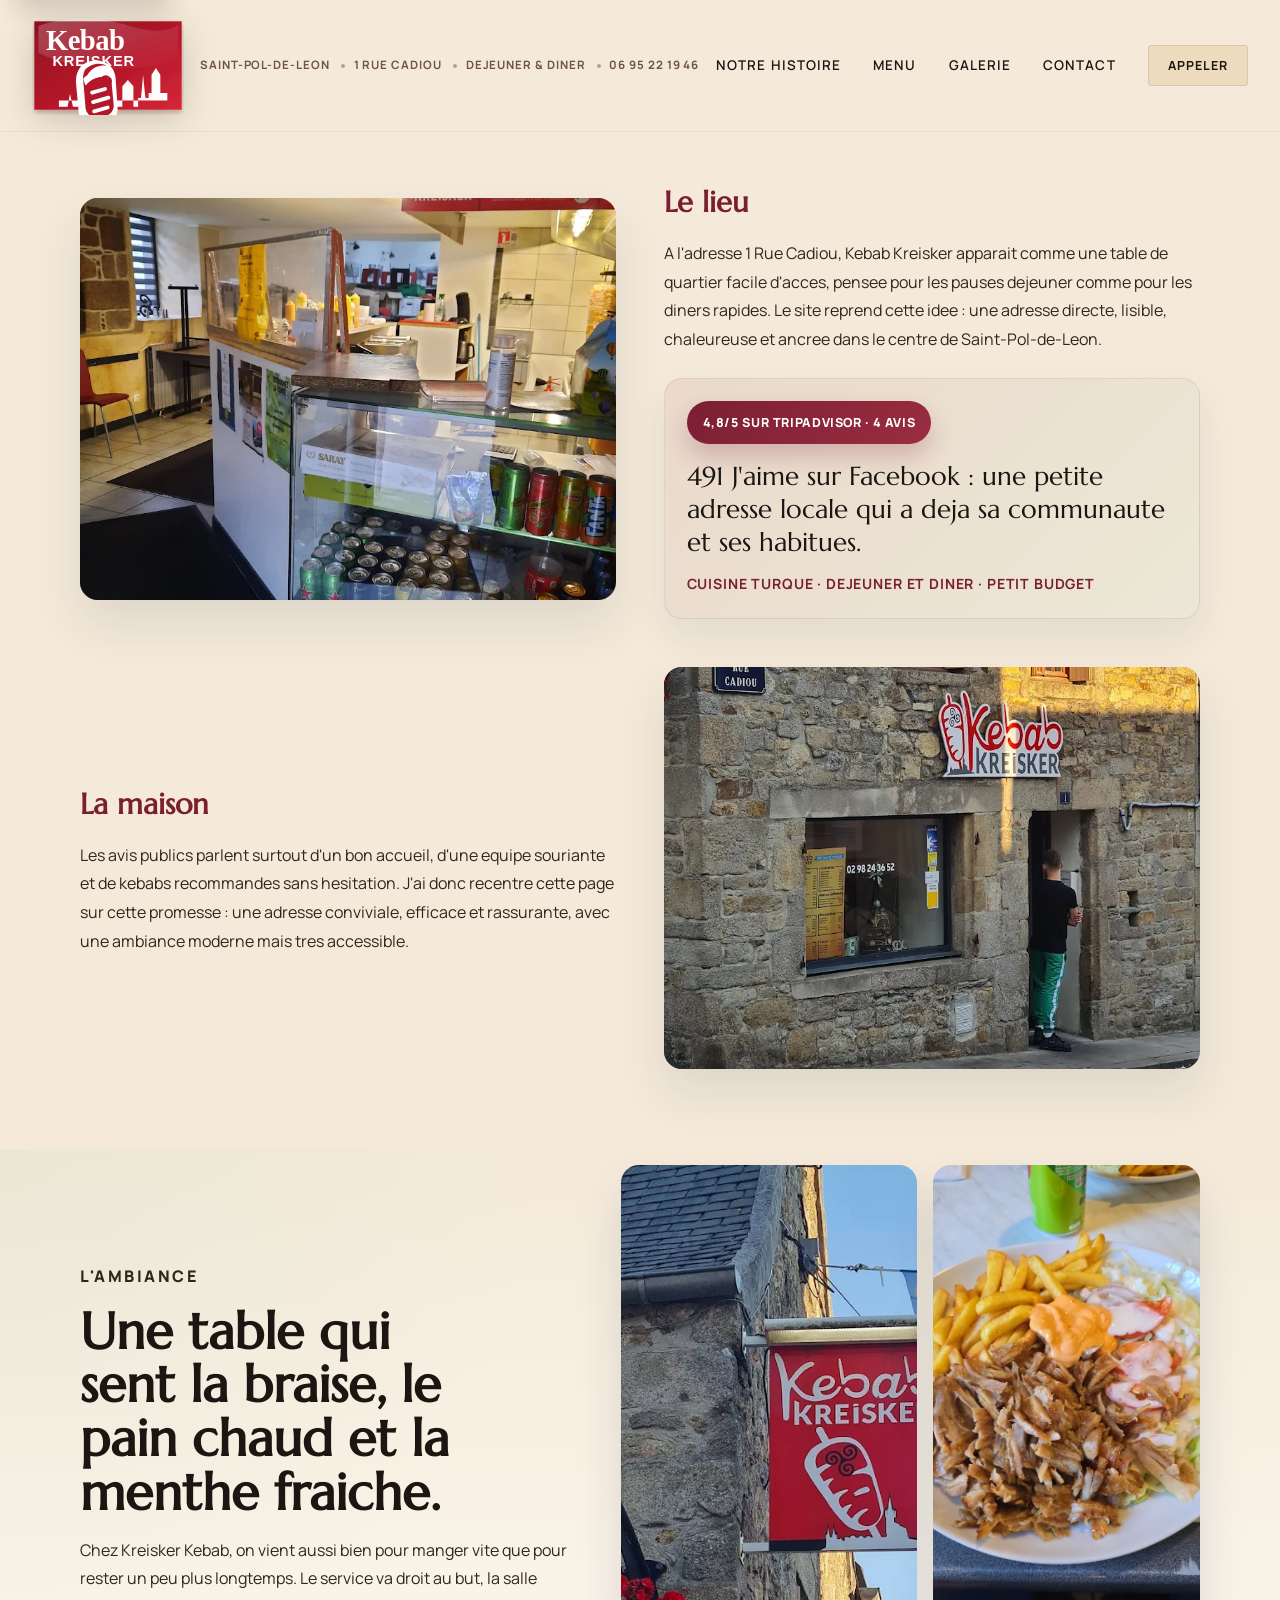
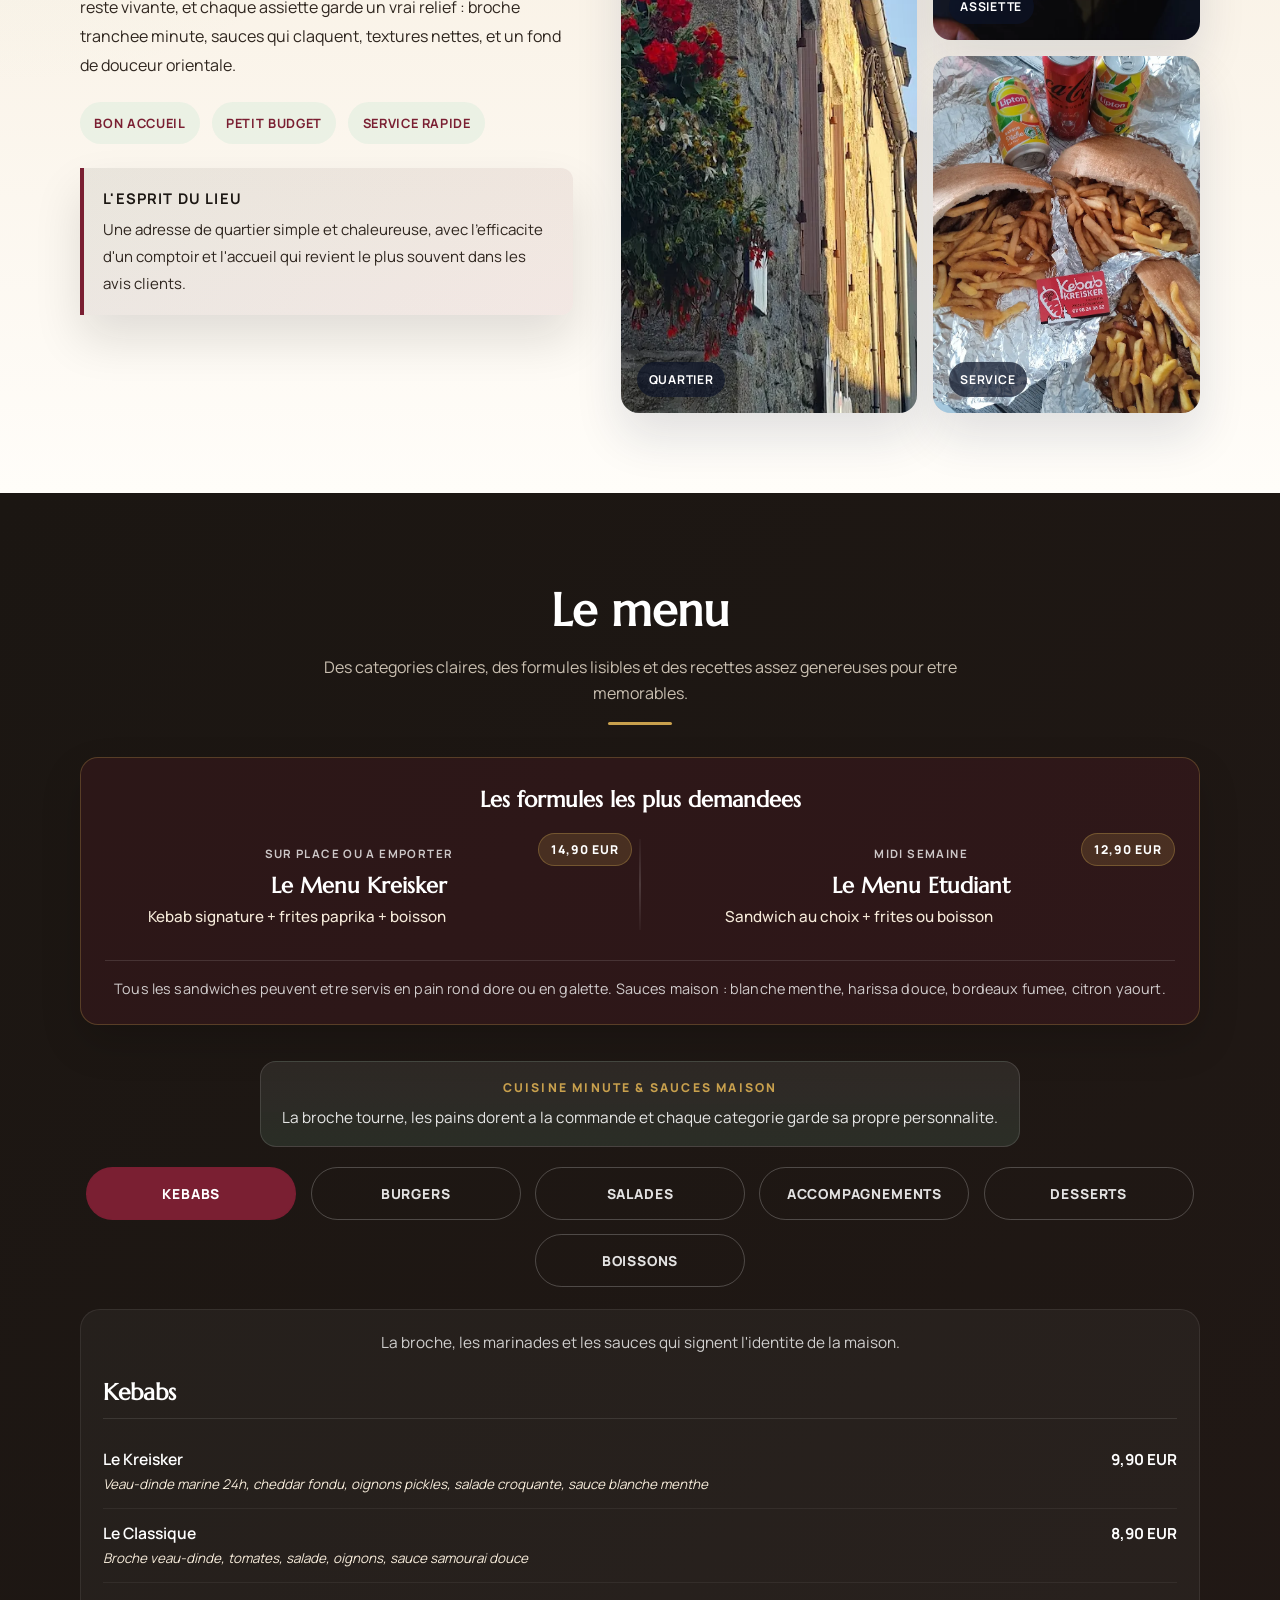
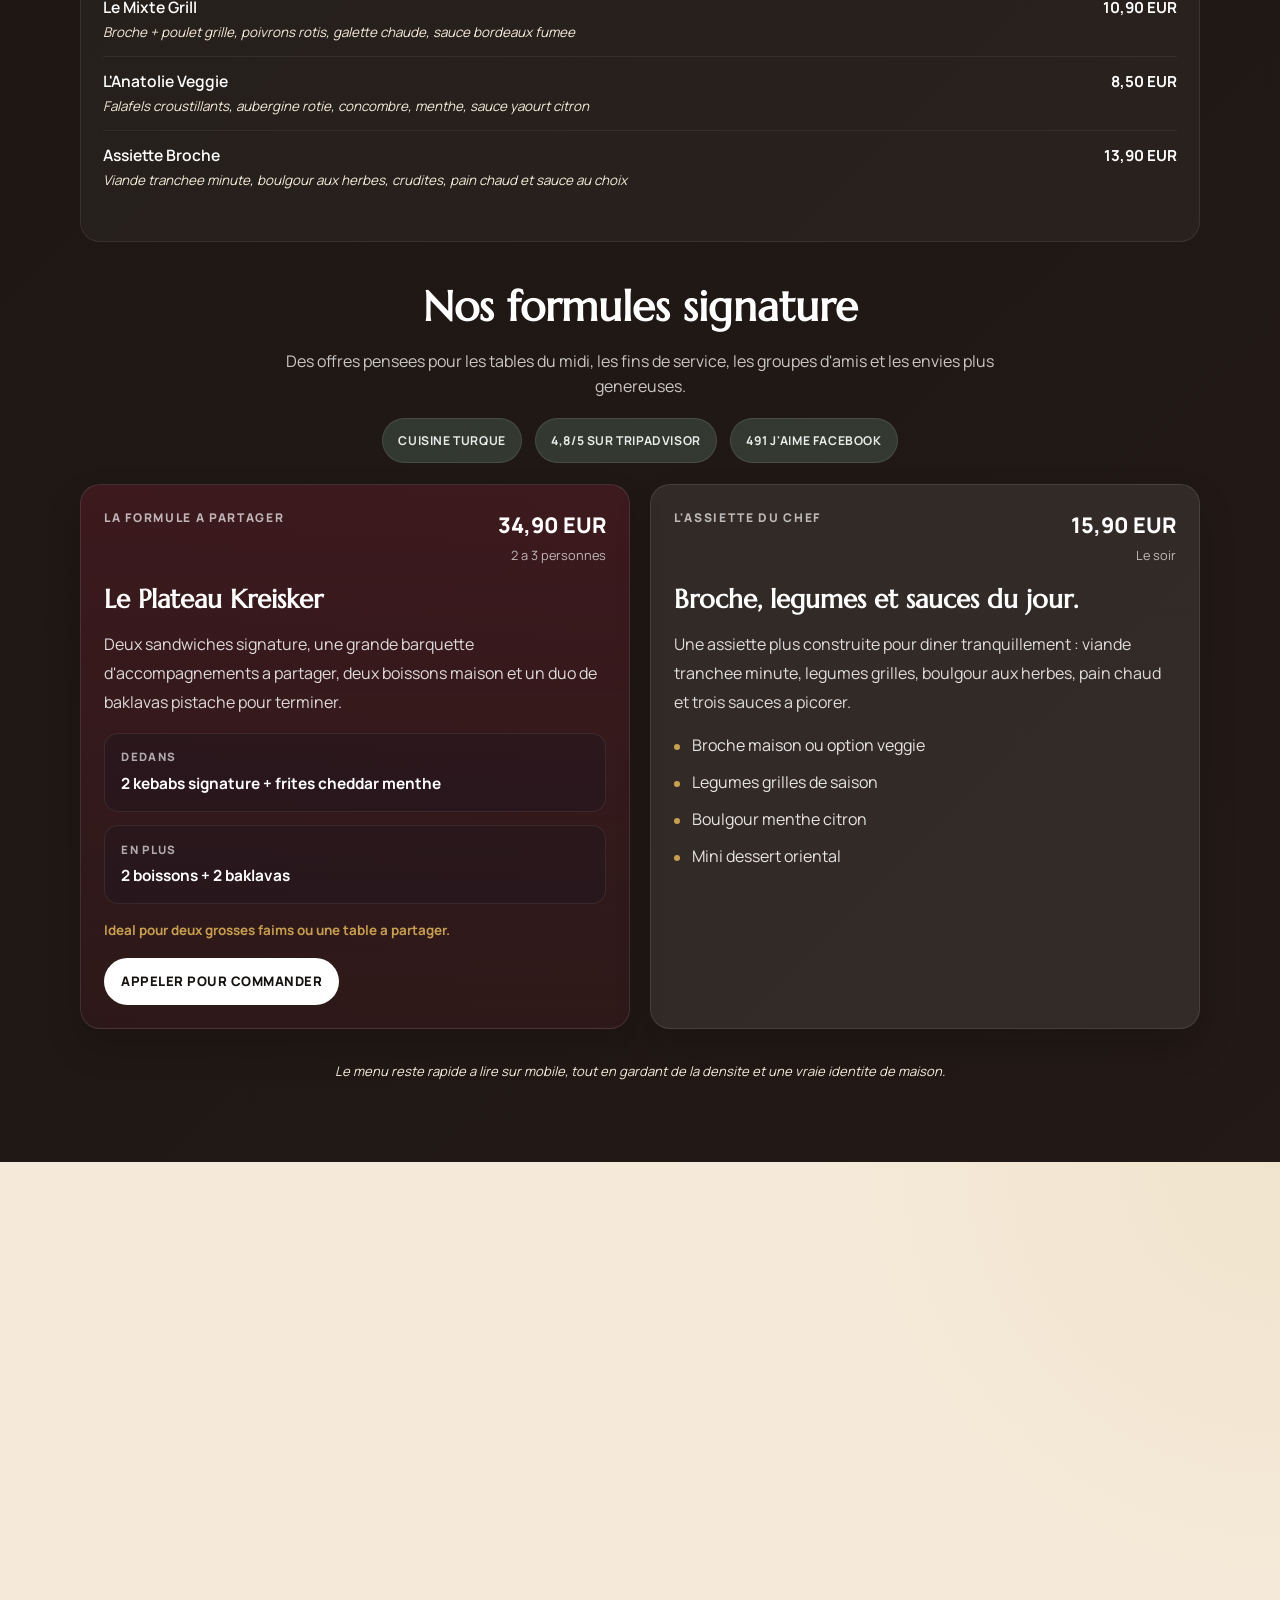
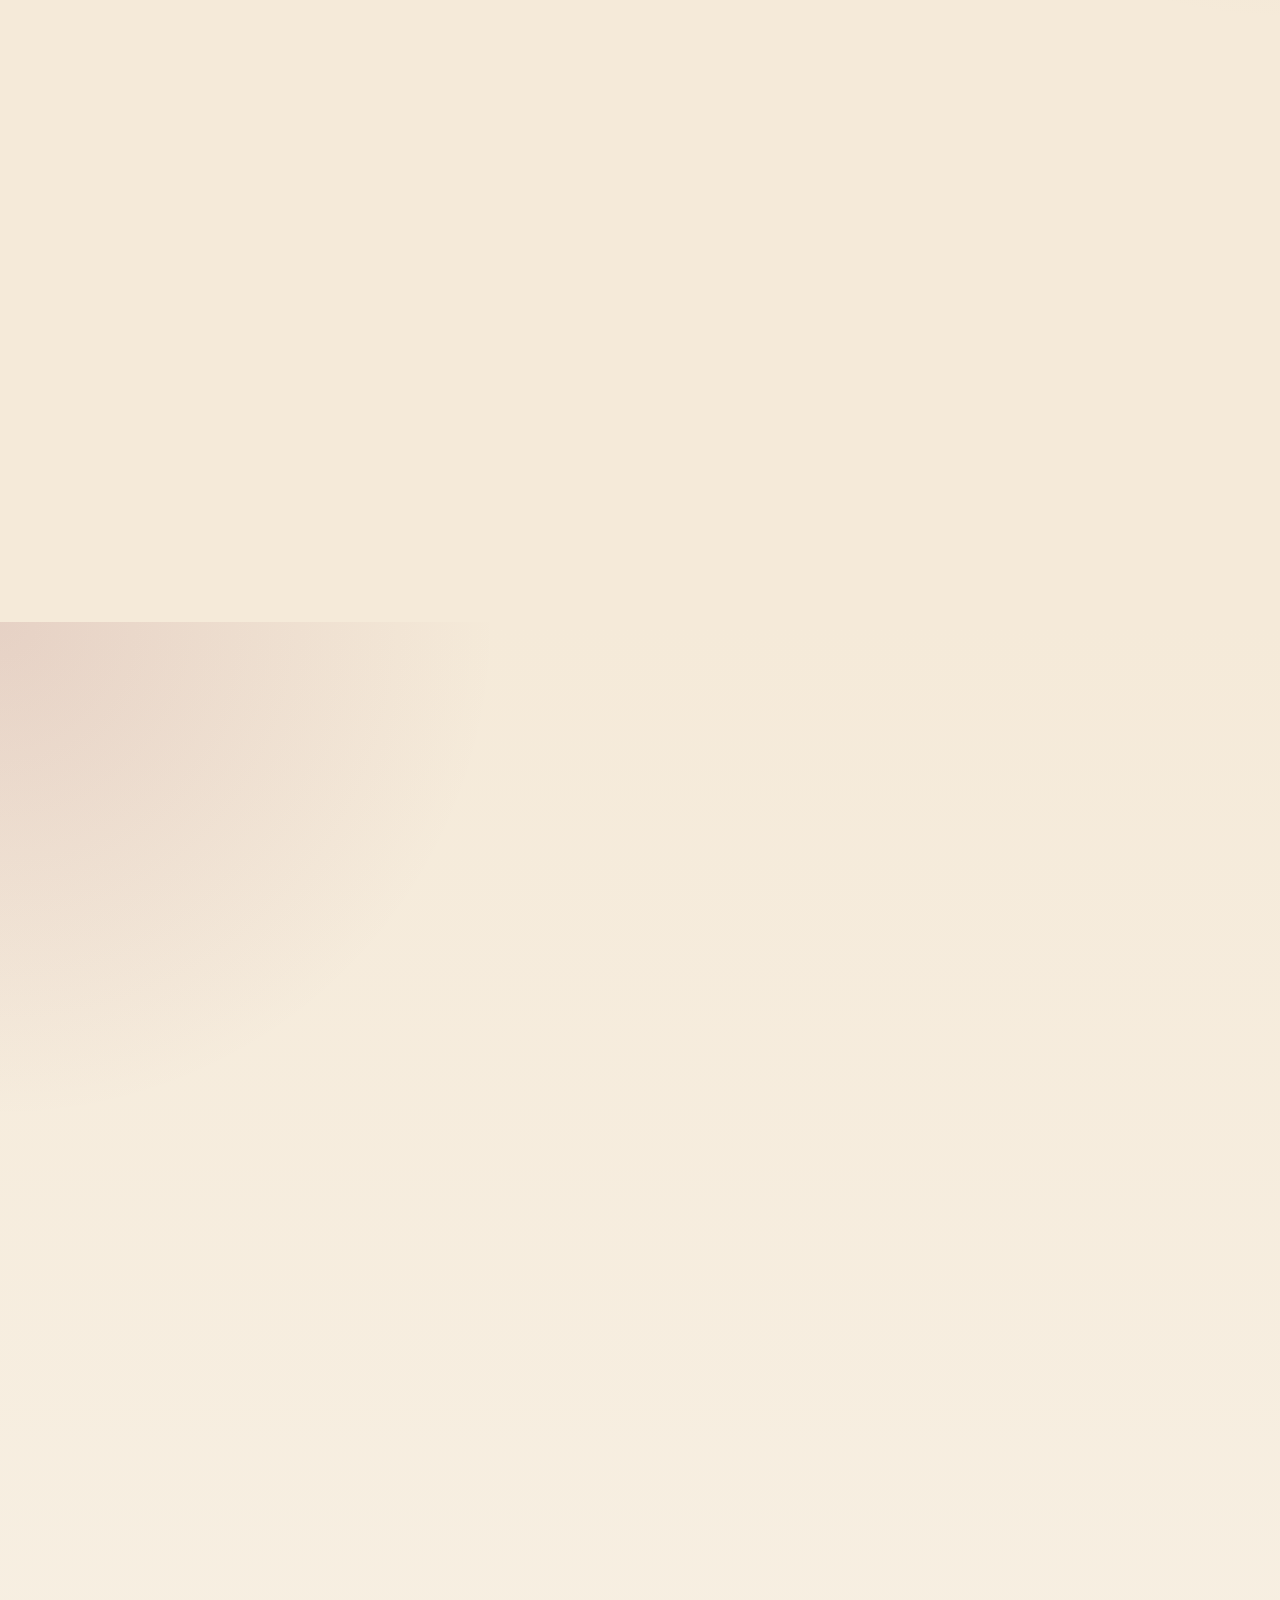
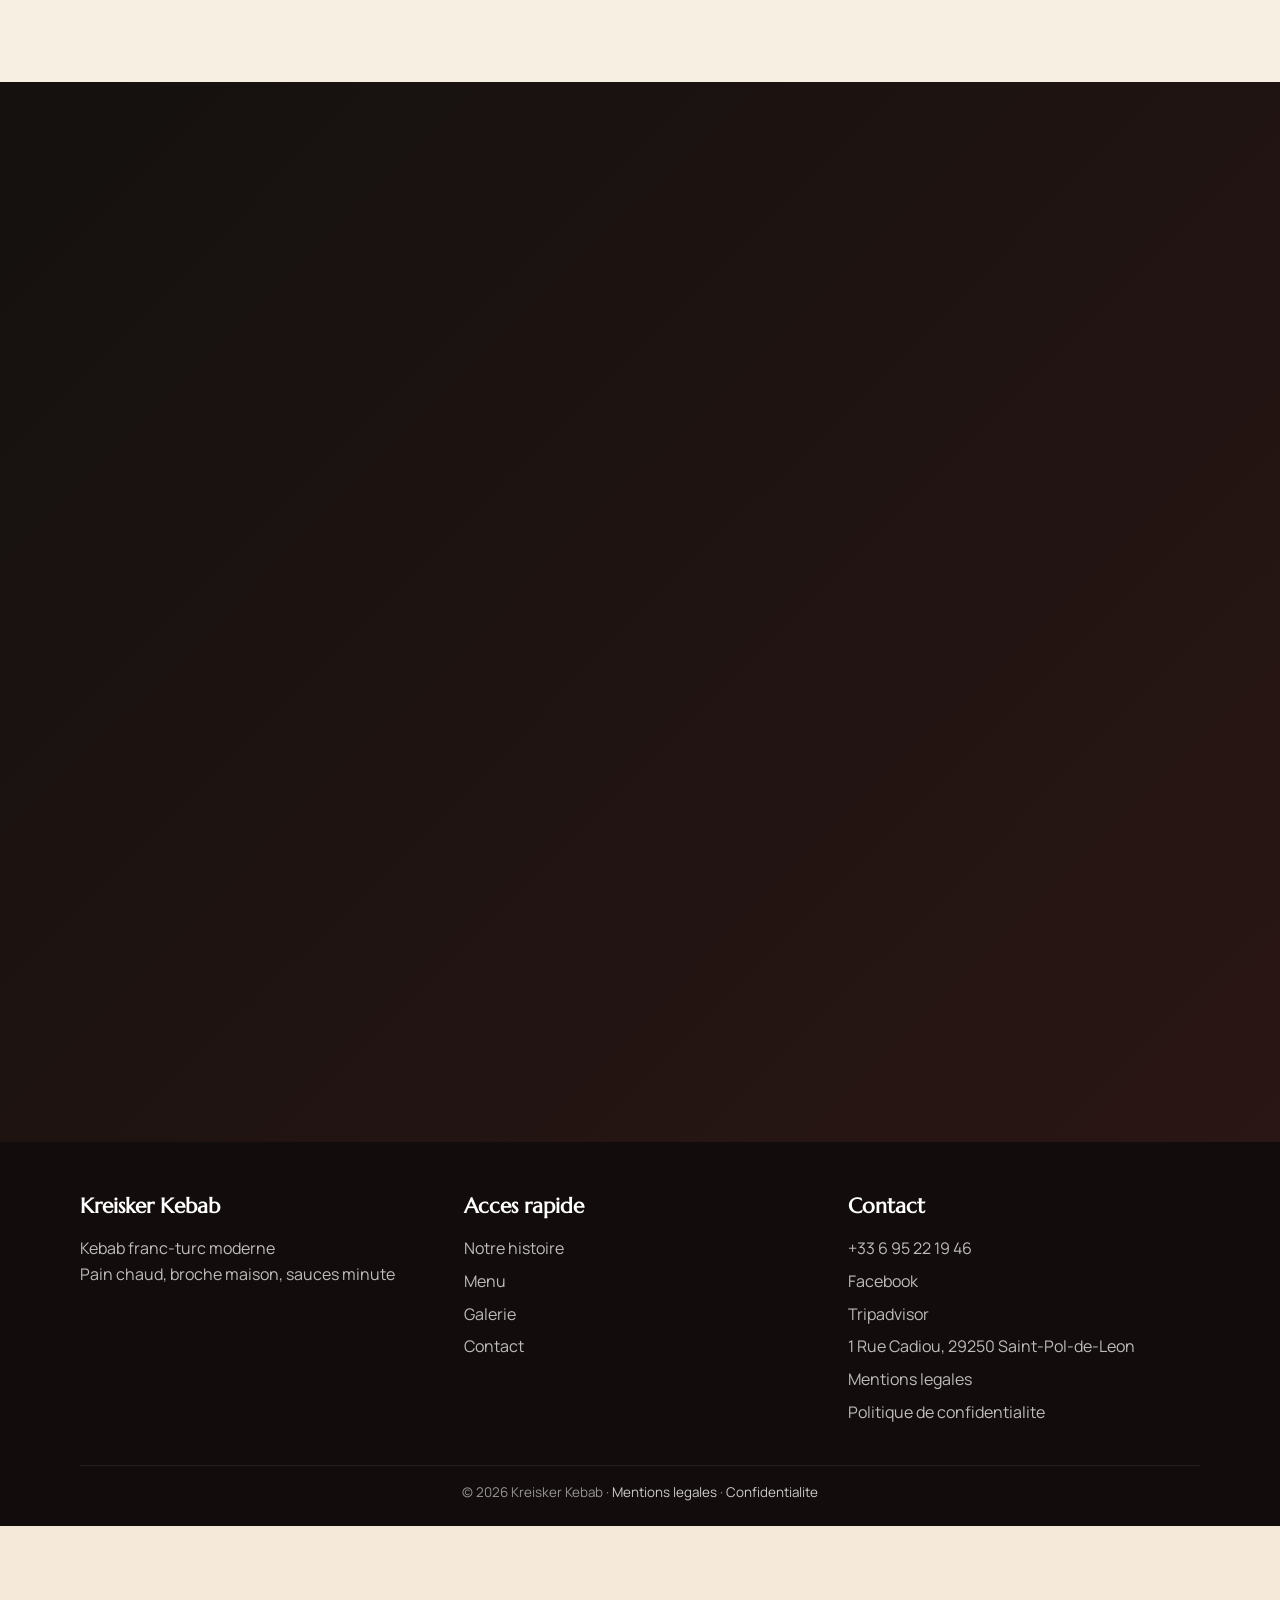
<file: index.html>
<!DOCTYPE html>
<html lang="fr">
<head>
  <meta charset="UTF-8">
  <meta name="viewport" content="width=device-width, initial-scale=1.0">
  <title>Kebab Kreisker | Restaurant turc a Saint-Pol-de-Leon</title>
  <meta name="robots" content="index, follow">
  <meta name="theme-color" content="#7a1f32">
  <meta name="apple-mobile-web-app-title" content="Kreisker Kebab">
  <meta
    name="description"
    content="Kebab Kreisker a Saint-Pol-de-Leon, 1 Rue Cadiou. Restaurant turc bon marche pour dejeuner ou diner, note 4,8/5 sur Tripadvisor et present sur Facebook."
  >
  <link rel="canonical" href="https://kreiskerkebab.github.io/restaurant/">
  <meta property="og:title" content="Kebab Kreisker | Restaurant turc a Saint-Pol-de-Leon">
  <meta
    property="og:description"
    content="Adresse, horaires, telephone, menu et contact direct pour Kebab Kreisker, 1 Rue Cadiou a Saint-Pol-de-Leon."
  >
  <meta property="og:site_name" content="Kreisker Kebab">
  <meta property="og:locale" content="fr_FR">
  <meta property="og:type" content="website">
  <meta property="og:url" content="https://kreiskerkebab.github.io/restaurant/">
  <meta property="og:image" content="https://kreiskerkebab.github.io/restaurant/assets/images/hero-kebab-plateau.webp">
  <meta property="og:image:alt" content="Assiette kebab maison avec viande, frites, salade et sauce chez Kreisker Kebab">
  <meta name="twitter:card" content="summary_large_image">
  <meta name="twitter:title" content="Kebab Kreisker | Restaurant turc a Saint-Pol-de-Leon">
  <meta
    name="twitter:description"
    content="1 Rue Cadiou, horaires dejeuner et diner, telephone public et liens Facebook / Tripadvisor pour Kebab Kreisker."
  >
  <meta name="twitter:image" content="https://kreiskerkebab.github.io/restaurant/assets/images/hero-kebab-plateau.webp">
  <meta name="twitter:image:alt" content="Assiette kebab maison avec viande, frites, salade et sauce chez Kreisker Kebab">
  <link rel="icon" type="image/svg+xml" href="favicon.svg?v=20260325-rect">
  <link rel="apple-touch-icon" href="apple-touch-icon.png">
  <link rel="manifest" href="manifest.json">
  <link rel="llms" href="llms.txt">
  <script>document.documentElement.classList.add('js');</script>
  <link rel="preload" as="image" href="assets/images/hero-kebab-plateau.webp" type="image/webp">
  <link rel="preconnect" href="https://fonts.googleapis.com">
  <link rel="preconnect" href="https://fonts.gstatic.com" crossorigin>
  <link rel="preload" as="style" href="https://fonts.googleapis.com/css2?family=Marcellus&family=Manrope:wght@400;500;600;700;800&display=swap">
  <link href="https://fonts.googleapis.com/css2?family=Marcellus&family=Manrope:wght@400;500;600;700;800&display=swap" rel="stylesheet" media="print" onload="this.media='all'">
  <noscript>
    <link href="https://fonts.googleapis.com/css2?family=Marcellus&family=Manrope:wght@400;500;600;700;800&display=swap" rel="stylesheet">
  </noscript>
  <link rel="stylesheet" href="assets/css/styles.css">
  <script defer src="assets/js/main.js"></script>
  <script type="application/ld+json">
    {
      "@context": "https://schema.org",
      "@type": "Restaurant",
      "name": "Kebab Kreisker",
      "telephone": "+33 6 95 22 19 46",
      "priceRange": "EUR",
      "servesCuisine": [
        "Turque"
      ],
      "sameAs": [
        "https://www.facebook.com/kebabkreisker/?locale=fr_FR",
        "https://www.tripadvisor.fr/Restaurant_Review-g660194-d21510025-Reviews-Kebab_Kreisker-Saint_Pol_de_Leon_Finistere_Brittany.html"
      ],
      "image": "https://kreiskerkebab.github.io/restaurant/assets/images/hero-kebab-plateau.webp",
      "url": "https://kreiskerkebab.github.io/restaurant/",
      "aggregateRating": {
        "@type": "AggregateRating",
        "ratingValue": "4.8",
        "reviewCount": "4",
        "bestRating": "5",
        "worstRating": "1"
      },
      "address": {
        "@type": "PostalAddress",
        "streetAddress": "1 Rue Cadiou",
        "postalCode": "29250",
        "addressLocality": "Saint-Pol-de-Leon",
        "addressCountry": "FR"
      },
      "openingHoursSpecification": [
        {
          "@type": "OpeningHoursSpecification",
          "dayOfWeek": [
            "Monday",
            "Tuesday",
            "Wednesday",
            "Thursday"
          ],
          "opens": "11:45",
          "closes": "14:00"
        },
        {
          "@type": "OpeningHoursSpecification",
          "dayOfWeek": [
            "Monday",
            "Tuesday",
            "Wednesday",
            "Thursday"
          ],
          "opens": "18:00",
          "closes": "22:00"
        },
        {
          "@type": "OpeningHoursSpecification",
          "dayOfWeek": [
            "Friday",
            "Saturday"
          ],
          "opens": "11:45",
          "closes": "14:00"
        },
        {
          "@type": "OpeningHoursSpecification",
          "dayOfWeek": [
            "Friday",
            "Saturday"
          ],
          "opens": "18:00",
          "closes": "22:30"
        },
        {
          "@type": "OpeningHoursSpecification",
          "dayOfWeek": [
            "Sunday"
          ],
          "opens": "18:00",
          "closes": "22:00"
        }
      ]
    }
  </script>
</head>
<body>
  <a href="#main-content" class="skip-link">Aller au contenu</a>
  <header id="header" role="banner">
    <div class="header-brand">
      <a href="#restaurant" class="logo" aria-label="Aller a la section Notre histoire - Kreisker Kebab">
        <img src="assets/images/logo-kreisker-kebab-header.svg?v=20260325-rect-2" alt="Logo Kreisker Kebab inspire de l'enseigne" width="520" height="340" fetchpriority="high" decoding="async">
      </a>
      <div class="header-meta" aria-label="Informations du restaurant">
        <span>Saint-Pol-de-Leon</span>
        <span>1 Rue Cadiou</span>
        <span>Dejeuner &amp; diner</span>
        <a href="tel:+33695221946">06 95 22 19 46</a>
      </div>
    </div>

    <nav aria-label="Navigation principale">
      <a href="#restaurant">Notre histoire</a>
      <a href="#carte">Menu</a>
      <a href="#galerie">Galerie</a>
      <a href="#contact">Contact</a>
      <a href="tel:+33695221946" class="btn-reserve-nav">Appeler</a>
    </nav>

    <button class="hamburger" type="button" aria-label="Ouvrir le menu de navigation" aria-expanded="false" aria-controls="mobileNav" id="hamburgerBtn">
      <span></span>
      <span></span>
      <span></span>
    </button>
  </header>

  <div class="mobile-overlay" data-mobile-close="true"></div>
  <div class="mobile-nav" id="mobileNav" aria-hidden="true">
    <a href="#restaurant" data-mobile-close="true">Notre histoire</a>
    <a href="#carte" data-mobile-close="true">Menu</a>
    <a href="#galerie" data-mobile-close="true">Galerie</a>
    <a href="#contact" data-mobile-close="true">Contact</a>
    <a href="tel:+33695221946" class="btn-primary mobile-cta" data-mobile-close="true">Appeler</a>
  </div>

  <main id="main-content">
  <section class="hero" id="hero">
    <div class="hero-bg" id="heroBg">
      <img
        src="assets/images/hero-kebab-plateau.webp"
        alt=""
        width="1360"
        height="635"
        fetchpriority="high"
        decoding="async"
      >
    </div>
    <div class="hero-overlay"></div>
    <div class="hero-content">
      <div class="hero-panel">
        <p class="hero-kicker reveal">Kebab Franco-Turc &middot; Centre-ville</p>
        <div class="hero-meta reveal reveal-delay-1" aria-label="Informations rapides">
          <span>1 Rue Cadiou</span>
          <span>Dejeuner &amp; diner</span>
          <a href="tel:+33695221946">06 95 22 19 46</a>
        </div>
        <h1 class="reveal reveal-delay-2">Le kebab de caractere au coeur de Saint-Pol-de-Leon.</h1>
        <p class="hero-sub reveal reveal-delay-2">
          Broche maison, kebabs, burgers et salades a petit prix, servis vite au centre-ville
          dans une ambiance plus nette, plus chaude et facile a retenir.
        </p>
        <p class="hero-proof reveal reveal-delay-3">
          <strong>4,8/5 sur Tripadvisor</strong>
          <span aria-hidden="true">&middot;</span>
          <span>491 J'aime sur Facebook</span>
        </p>
        <div class="hero-buttons reveal reveal-delay-3">
          <a href="tel:+33695221946" class="btn-primary btn-hero-primary">Appeler pour commander</a>
          <a href="#carte" class="btn-secondary">Voir le menu</a>
        </div>
        <div class="hero-secondary-links reveal reveal-delay-3">
          <a href="#contact">Horaires et contact</a>
        </div>
      </div>
    </div>
    <div class="scroll-indicator" aria-hidden="true">
      <svg aria-hidden="true" viewBox="0 0 24 24"><path d="M12 5v14M5 12l7 7 7-7"/></svg>
    </div>
  </section>

  <section id="restaurant">
    <div class="section-inner">
      <div class="restaurant-intro reveal">
        <h2 class="section-title">Notre histoire</h2>
        <p class="section-subtitle">Les infos publiques disponibles en ligne decrivent une adresse turque simple, bon marche et tres bien accueillie au coeur de Saint-Pol-de-Leon.</p>
        <div class="wave-divider"></div>
      </div>

      <div class="resto-grid reveal section-offset-lg">
        <div class="resto-img">
          <img src="assets/images/restaurant-comptoir-reel.webp" alt="Comptoir de Kreisker Kebab avec caisse, broche visible et boissons alignees" width="765" height="1020" loading="lazy" decoding="async">
        </div>
        <div class="resto-text">
          <h3>Le lieu</h3>
          <p>
            A l'adresse 1 Rue Cadiou, Kebab Kreisker apparait comme une table de quartier facile d'acces,
            pensee pour les pauses dejeuner comme pour les diners rapides. Le site reprend cette idee :
            une adresse directe, lisible, chaleureuse et ancree dans le centre de Saint-Pol-de-Leon.
          </p>
          <div class="value-pitch-card">
            <span class="value-pitch-badge">4,8/5 sur Tripadvisor &middot; 4 avis</span>
            <p class="value-pitch-claim">491 J'aime sur Facebook : une petite adresse locale qui a deja sa communaute et ses habitues.</p>
            <p class="value-pitch-proof">Cuisine turque &middot; Dejeuner et diner &middot; Petit budget</p>
          </div>
        </div>
      </div>

      <div class="resto-grid reverse reveal section-offset-lg">
        <div class="resto-img">
          <img src="assets/images/restaurant-facade-reelle.webp" alt="Facade en pierre de Kreisker Kebab avec enseigne rouge visible depuis la rue" width="765" height="1020" loading="lazy" decoding="async">
        </div>
        <div class="resto-text">
          <h3>La maison</h3>
          <p>
            Les avis publics parlent surtout d'un bon accueil, d'une equipe souriante et de kebabs recommandes
            sans hesitation. J'ai donc recentre cette page sur cette promesse : une adresse conviviale,
            efficace et rassurante, avec une ambiance moderne mais tres accessible.
          </p>
        </div>
      </div>
    </div>
  </section>

  <section class="experience-section" aria-labelledby="experience-title">
    <div class="section-inner">
      <div class="experience-layout">
        <div class="experience-copy reveal">
          <p class="section-tag">L'ambiance</p>
          <h2 class="editorial-title" id="experience-title">Une table qui sent la braise, le pain chaud et la menthe fraiche.</h2>
          <p>
            Chez Kreisker Kebab, on vient aussi bien pour manger vite que pour rester un peu plus longtemps.
            Le service va droit au but, la salle reste vivante, et chaque assiette garde un vrai relief :
            broche tranchee minute, sauces qui claquent, textures nettes, et un fond de douceur orientale.
          </p>
          <div class="experience-points">
            <span>Bon accueil</span>
            <span>Petit budget</span>
            <span>Service rapide</span>
          </div>
          <div class="experience-note">
            <strong>L'esprit du lieu</strong>
            <p>Une adresse de quartier simple et chaleureuse, avec l'efficacite d'un comptoir et l'accueil qui revient le plus souvent dans les avis clients.</p>
          </div>
        </div>

        <div class="experience-collage reveal reveal-delay-1">
          <figure class="experience-photo tall">
            <img src="assets/images/restaurant-enseigne-reelle.webp" alt="Enseigne Kreisker Kebab accrochee sur une facade de pierre avec fleurs rouges au premier plan" width="765" height="1020" loading="lazy" decoding="async">
            <figcaption>Quartier</figcaption>
          </figure>
          <figure class="experience-photo">
            <img src="assets/images/assiette-kebab-reelle.webp" alt="Assiette kebab avec viande tranchee, frites et sauce orange servie a la commande" width="574" height="1020" loading="lazy" decoding="async">
            <figcaption>Assiette</figcaption>
          </figure>
          <figure class="experience-photo">
            <img src="assets/images/plateau-service-reel.webp" alt="Plateau repas Kreisker avec sandwichs, frites et boisson pret a etre servi" width="765" height="1020" loading="lazy" decoding="async">
            <figcaption>Service</figcaption>
          </figure>
        </div>
      </div>
    </div>
  </section>

  <section id="carte">
    <div class="section-inner">
      <div class="reveal">
        <h2 class="section-title">Le menu</h2>
        <p class="section-subtitle">Des categories claires, des formules lisibles et des recettes assez genereuses pour etre memorables.</p>
        <div class="wave-divider"></div>
      </div>

      <div class="menu-highlight reveal section-offset-md">
        <h3>Les formules les plus demandees</h3>
        <div class="formula-grid">
          <article class="formula-card">
            <span class="formula-price-badge">14,90 EUR</span>
            <span class="formula-label">Sur place ou a emporter</span>
            <strong>Le Menu Kreisker</strong>
            <p>Kebab signature + frites paprika + boisson</p>
          </article>
          <article class="formula-card">
            <span class="formula-price-badge">12,90 EUR</span>
            <span class="formula-label">Midi semaine</span>
            <strong>Le Menu Etudiant</strong>
            <p>Sandwich au choix + frites ou boisson</p>
          </article>
        </div>
        <p class="highlight-note">Tous les sandwiches peuvent etre servis en pain rond dore ou en galette. Sauces maison : blanche menthe, harissa douce, bordeaux fumee, citron yaourt.</p>
      </div>

      <div class="menu-tabs-shell reveal">
        <div class="menu-express-banner">
          <span class="menu-express-label">Cuisine minute &amp; sauces maison</span>
          <p>La broche tourne, les pains dorent a la commande et chaque categorie garde sa propre personnalite.</p>
        </div>

        <div class="menu-tabs" role="tablist" aria-label="Navigation du menu">
          <button type="button" class="menu-tab is-active" id="tab-kebabs" role="tab" aria-selected="true" aria-controls="panel-kebabs" data-menu-tab="kebabs">Kebabs</button>
          <button type="button" class="menu-tab" id="tab-burgers" role="tab" aria-selected="false" aria-controls="panel-burgers" data-menu-tab="burgers" tabindex="-1">Burgers</button>
          <button type="button" class="menu-tab" id="tab-salades" role="tab" aria-selected="false" aria-controls="panel-salades" data-menu-tab="salades" tabindex="-1">Salades</button>
          <button type="button" class="menu-tab" id="tab-accompagnements" role="tab" aria-selected="false" aria-controls="panel-accompagnements" data-menu-tab="accompagnements" tabindex="-1">Accompagnements</button>
          <button type="button" class="menu-tab" id="tab-desserts" role="tab" aria-selected="false" aria-controls="panel-desserts" data-menu-tab="desserts" tabindex="-1">Desserts</button>
          <button type="button" class="menu-tab" id="tab-boissons" role="tab" aria-selected="false" aria-controls="panel-boissons" data-menu-tab="boissons" tabindex="-1">Boissons</button>
        </div>

        <div class="menu-panels">
          <section class="menu-panel is-active" id="panel-kebabs" role="tabpanel" aria-labelledby="tab-kebabs" data-menu-panel="kebabs">
            <p class="menu-panel-subtitle">La broche, les marinades et les sauces qui signent l'identite de la maison.</p>
            <div class="menu-category">
              <h3>Kebabs</h3>
              <ul class="menu-list">
              <li class="menu-item">
                <div>
                  <div class="menu-item-name">Le Kreisker</div>
                  <div class="menu-item-desc">Veau-dinde marine 24h, cheddar fondu, oignons pickles, salade croquante, sauce blanche menthe</div>
                </div>
                <div class="menu-item-price">9,90 EUR</div>
              </li>
              <li class="menu-item">
                <div>
                  <div class="menu-item-name">Le Classique</div>
                  <div class="menu-item-desc">Broche veau-dinde, tomates, salade, oignons, sauce samourai douce</div>
                </div>
                <div class="menu-item-price">8,90 EUR</div>
              </li>
              <li class="menu-item">
                <div>
                  <div class="menu-item-name">Le Mixte Grill</div>
                  <div class="menu-item-desc">Broche + poulet grille, poivrons rotis, galette chaude, sauce bordeaux fumee</div>
                </div>
                <div class="menu-item-price">10,90 EUR</div>
              </li>
              <li class="menu-item">
                <div>
                  <div class="menu-item-name">L'Anatolie Veggie</div>
                  <div class="menu-item-desc">Falafels croustillants, aubergine rotie, concombre, menthe, sauce yaourt citron</div>
                </div>
                <div class="menu-item-price">8,50 EUR</div>
              </li>
              <li class="menu-item">
                <div>
                  <div class="menu-item-name">Assiette Broche</div>
                  <div class="menu-item-desc">Viande tranchee minute, boulgour aux herbes, crudites, pain chaud et sauce au choix</div>
                </div>
                <div class="menu-item-price">13,90 EUR</div>
              </li>
              </ul>
            </div>
          </section>

          <section class="menu-panel" id="panel-burgers" role="tabpanel" aria-labelledby="tab-burgers" data-menu-panel="burgers" hidden>
            <p class="menu-panel-subtitle">Des burgers plus charnus, nourris par les memes sauces et la meme exigence que la broche.</p>
            <div class="menu-category">
              <h3>Burgers</h3>
              <ul class="menu-list">
              <li class="menu-item">
                <div>
                  <div class="menu-item-name">Le Bosphore Smash</div>
                  <div class="menu-item-desc">Double steak, cheddar mature, pickles d'oignons rouges, sauce menthe burger</div>
                </div>
                <div class="menu-item-price">11,90 EUR</div>
              </li>
              <li class="menu-item">
                <div>
                  <div class="menu-item-name">Le Frenchy Kebab</div>
                  <div class="menu-item-desc">Broche tranchee, raclette, salade iceberg, oignons frits, sauce poivre doux</div>
                </div>
                <div class="menu-item-price">12,90 EUR</div>
              </li>
              <li class="menu-item">
                <div>
                  <div class="menu-item-name">Le Poulet Crousti Menthe</div>
                  <div class="menu-item-desc">Poulet pane, concombre, tomate, chou rouge, sauce yaourt menthe et citron</div>
                </div>
                <div class="menu-item-price">10,90 EUR</div>
              </li>
              <li class="menu-item">
                <div>
                  <div class="menu-item-name">Le Double Braise</div>
                  <div class="menu-item-desc">Steaks saisis, emmental, poivrons grilles, sauce bordeaux fumee et salade croquante</div>
                </div>
                <div class="menu-item-price">13,50 EUR</div>
              </li>
              </ul>
            </div>
          </section>

          <section class="menu-panel" id="panel-salades" role="tabpanel" aria-labelledby="tab-salades" data-menu-panel="salades" hidden>
            <p class="menu-panel-subtitle">Des assiettes plus fraiches, toujours nettes, avec du relief et un vrai travail de sauce.</p>
            <div class="menu-category">
              <h3>Salades</h3>
              <ul class="menu-list">
              <li class="menu-item">
                <div>
                  <div class="menu-item-name">Salade Istanbul</div>
                  <div class="menu-item-desc">Broche chaude, boulgour, feta, menthe, tomates, concombre, vinaigrette sumac</div>
                </div>
                <div class="menu-item-price">11,90 EUR</div>
              </li>
              <li class="menu-item">
                <div>
                  <div class="menu-item-name">Kreisker Bowl</div>
                  <div class="menu-item-desc">Poulet grille, houmous maison, pois chiches croustillants, chou rouge, carottes, sauce sesame citron</div>
                </div>
                <div class="menu-item-price">12,90 EUR</div>
              </li>
              <li class="menu-item">
                <div>
                  <div class="menu-item-name">Halloumi Menthe</div>
                  <div class="menu-item-desc">Halloumi grille, herbes fraiches, mesclun, grenade, concombre, sauce verte</div>
                </div>
                <div class="menu-item-price">11,50 EUR</div>
              </li>
              </ul>
            </div>
          </section>

          <section class="menu-panel" id="panel-accompagnements" role="tabpanel" aria-labelledby="tab-accompagnements" data-menu-panel="accompagnements" hidden>
            <p class="menu-panel-subtitle">Les a-cotes qui font monter le niveau du comptoir et donnent envie de partager.</p>
            <div class="menu-category">
              <h3>Accompagnements</h3>
              <ul class="menu-list">
              <li class="menu-item">
                <div>
                  <div class="menu-item-name">Frites paprika</div>
                  <div class="menu-item-desc">Coupe epaisse, sel aux epices douces</div>
                </div>
                <div class="menu-item-price">3,50 EUR</div>
              </li>
              <li class="menu-item">
                <div>
                  <div class="menu-item-name">Frites cheddar menthe</div>
                  <div class="menu-item-desc">Cheddar fondu, herbes fraiches, pickles maison</div>
                </div>
                <div class="menu-item-price">5,50 EUR</div>
              </li>
              <li class="menu-item">
                <div>
                  <div class="menu-item-name">Falafels x5</div>
                  <div class="menu-item-desc">Pois chiches, coriandre, sauce blanche au citron</div>
                </div>
                <div class="menu-item-price">4,90 EUR</div>
              </li>
              <li class="menu-item">
                <div>
                  <div class="menu-item-name">Onion rings</div>
                  <div class="menu-item-desc">Oignons panures, sauce bordeaux fumee</div>
                </div>
                <div class="menu-item-price">4,50 EUR</div>
              </li>
              <li class="menu-item">
                <div>
                  <div class="menu-item-name">Boulgour aux herbes</div>
                  <div class="menu-item-desc">Beurre epice, menthe, persil et citron</div>
                </div>
                <div class="menu-item-price">3,90 EUR</div>
              </li>
              </ul>
            </div>
          </section>

          <section class="menu-panel" id="panel-desserts" role="tabpanel" aria-labelledby="tab-desserts" data-menu-panel="desserts" hidden>
            <p class="menu-panel-subtitle">Une fin plus douce, entre pistache, sesame, fleur d'oranger et gourmandise de quartier.</p>
            <div class="menu-category">
              <h3>Desserts</h3>
              <ul class="menu-list">
              <li class="menu-item">
                <div>
                  <div class="menu-item-name">Baklava pistache</div>
                  <div class="menu-item-desc">Feuilles croustillantes, sirop leger et pistaches concassees</div>
                </div>
                <div class="menu-item-price">4,50 EUR</div>
              </li>
              <li class="menu-item">
                <div>
                  <div class="menu-item-name">Tiramisu fleur d'oranger</div>
                  <div class="menu-item-desc">Creme legere, biscuit cafe, note orientale elegante</div>
                </div>
                <div class="menu-item-price">4,90 EUR</div>
              </li>
              <li class="menu-item">
                <div>
                  <div class="menu-item-name">Cheesecake sesame noir</div>
                  <div class="menu-item-desc">Base croustillante, creme dense, caramel clair</div>
                </div>
                <div class="menu-item-price">5,20 EUR</div>
              </li>
              <li class="menu-item">
                <div>
                  <div class="menu-item-name">Patisserie du jour</div>
                  <div class="menu-item-desc">Selon l'inspiration de la semaine</div>
                </div>
                <div class="menu-item-price">4,20 EUR</div>
              </li>
              </ul>
            </div>
          </section>

          <section class="menu-panel" id="panel-boissons" role="tabpanel" aria-labelledby="tab-boissons" data-menu-panel="boissons" hidden>
            <p class="menu-panel-subtitle">Des boissons simples, utiles, et quelques signatures pour prolonger l'identite de la maison.</p>
            <div class="menu-category">
              <h3>Boissons</h3>
              <ul class="menu-list">
              <li class="menu-item">
                <div>
                  <div class="menu-item-name">Ayran</div>
                  <div class="menu-item-desc">Boisson au yaourt legerement salee</div>
                </div>
                <div class="menu-item-price">2,90 EUR</div>
              </li>
              <li class="menu-item">
                <div>
                  <div class="menu-item-name">Citronnade menthe maison</div>
                  <div class="menu-item-desc">Fraiche, acidulee, peu sucree</div>
                </div>
                <div class="menu-item-price">3,90 EUR</div>
              </li>
              <li class="menu-item">
                <div>
                  <div class="menu-item-name">The glace maison</div>
                  <div class="menu-item-desc">Infusion froide, citron, orange et epices douces</div>
                </div>
                <div class="menu-item-price">3,90 EUR</div>
              </li>
              <li class="menu-item">
                <div>
                  <div class="menu-item-name">Sodas</div>
                  <div class="menu-item-desc">Coca-Cola, Coca Zero, Fanta, Sprite, Ice Tea</div>
                </div>
                <div class="menu-item-price">2,50 EUR</div>
              </li>
              <li class="menu-item">
                <div>
                  <div class="menu-item-name">Eaux</div>
                  <div class="menu-item-desc">Plate ou gazeuse</div>
                </div>
                <div class="menu-item-price">2,00 EUR</div>
              </li>
              </ul>
            </div>
          </section>
        </div>
      </div>

      <div class="signature-section reveal reveal-delay-2">
        <div class="signature-heading">
          <h3>Nos formules signature</h3>
          <p>Des offres pensees pour les tables du midi, les fins de service, les groupes d'amis et les envies plus genereuses.</p>
        </div>

        <div class="signature-quality-list" aria-label="Engagements qualite">
          <span>Cuisine turque</span>
          <span>4,8/5 sur Tripadvisor</span>
          <span>491 J'aime Facebook</span>
        </div>

        <div class="signature-cards">
          <article class="signature-card signature-card-featured">
            <div class="signature-card-top">
              <p class="signature-label">La formule a partager</p>
              <div class="signature-price-group">
                <strong>34,90 EUR</strong>
                <span>2 a 3 personnes</span>
              </div>
            </div>
            <h4>Le Plateau Kreisker</h4>
            <p class="signature-copy">
              Deux sandwiches signature, une grande barquette d'accompagnements a partager,
              deux boissons maison et un duo de baklavas pistache pour terminer.
            </p>
            <div class="signature-rates">
              <div>
                <span>Dedans</span>
                <strong>2 kebabs signature + frites cheddar menthe</strong>
              </div>
              <div>
                <span>En plus</span>
                <strong>2 boissons + 2 baklavas</strong>
              </div>
            </div>
            <p class="signature-note">Ideal pour deux grosses faims ou une table a partager.</p>
            <a href="tel:+33695221946" class="signature-link">Appeler pour commander</a>
          </article>

          <article class="signature-card">
            <div class="signature-card-top">
              <p class="signature-label">L'assiette du chef</p>
              <div class="signature-price-group">
                <strong>15,90 EUR</strong>
                <span>Le soir</span>
              </div>
            </div>
            <h4>Broche, legumes et sauces du jour.</h4>
            <p class="signature-copy">
              Une assiette plus construite pour diner tranquillement : viande tranchee minute,
              legumes grilles, boulgour aux herbes, pain chaud et trois sauces a picorer.
            </p>
            <ul class="signature-list">
              <li>Broche maison ou option veggie</li>
              <li>Legumes grilles de saison</li>
              <li>Boulgour menthe citron</li>
              <li>Mini dessert oriental</li>
            </ul>
          </article>
        </div>
      </div>

      <p class="carte-note reveal">Le menu reste rapide a lire sur mobile, tout en gardant de la densite et une vraie identite de maison.</p>
    </div>
  </section>

  <section class="kitchen-section" aria-labelledby="kitchen-title">
    <div class="section-inner">
      <div class="reveal">
        <p class="section-tag">En cuisine</p>
        <h2 class="section-title kitchen-title" id="kitchen-title">La broche, la braise et les sauces maison.</h2>
        <p class="section-subtitle kitchen-subtitle">Ici, on montre le geste : la coupe, le pain, les sauces et la precision finale qui font toute la difference.</p>
        <div class="wave-divider"></div>
      </div>

      <div class="kitchen-grid">
        <article class="kitchen-card reveal">
          <div class="kitchen-visual">
            <img src="assets/images/sandwich-grille-reel.webp" alt="Sandwich kebab grille avec viande doree et frites en accompagnement" width="471" height="1020" loading="lazy" decoding="async">
          </div>
          <div class="kitchen-copy">
            <h3>Marinade lente</h3>
            <p>La viande est assaisonnee en amont pour garder du relief apres la cuisson et une coupe plus nette au service.</p>
          </div>
        </article>

        <article class="kitchen-card reveal reveal-delay-1">
          <div class="kitchen-visual">
            <img src="assets/images/panini-grille-reel.webp" alt="Panini ou galette grillee avec marquage net sur le pain juste avant le service" width="765" height="1020" loading="lazy" decoding="async">
          </div>
          <div class="kitchen-copy">
            <h3>Pain dore minute</h3>
            <p>Le pain passe sur la plaque au dernier moment pour gagner en croustillant, en chaleur et en tenue.</p>
          </div>
        </article>

        <article class="kitchen-card reveal reveal-delay-2">
          <div class="kitchen-visual">
            <img src="assets/images/snacks-frits-reels.webp" alt="Snacks frits servis avec frites dans une barquette Kreisker Kebab" width="765" height="1020" loading="lazy" decoding="async">
          </div>
          <div class="kitchen-copy">
            <h3>Finitions franches</h3>
            <p>Sauces, pickles, herbes et epices viennent finir chaque recette sans l'alourdir, avec juste ce qu'il faut de contraste.</p>
          </div>
        </article>
      </div>
    </div>
  </section>

  <section id="galerie">
    <div class="section-inner">
      <div class="reveal">
        <h2 class="section-title">Galerie</h2>
        <p class="section-subtitle">Un apercu du comptoir, de la facade, des assiettes et du service a partir des vraies photos du restaurant.</p>
        <div class="wave-divider"></div>
      </div>

      <div class="galerie-grid section-offset-md">
        <figure class="galerie-item reveal">
          <img src="assets/images/hero-kebab-plateau.webp" alt="Grande assiette kebab avec viande, salade, frites et sauce blanche" width="1360" height="635" loading="lazy" decoding="async">
          <figcaption>Signature</figcaption>
        </figure>
        <figure class="galerie-item reveal reveal-delay-1">
          <img src="assets/images/restaurant-comptoir-reel.webp" alt="Comptoir du restaurant avec broche, boissons et caisse a l'entree" width="765" height="1020" loading="lazy" decoding="async">
          <figcaption>Comptoir</figcaption>
        </figure>
        <figure class="galerie-item reveal reveal-delay-2">
          <img src="assets/images/restaurant-enseigne-reelle.webp" alt="Enseigne Kreisker Kebab sur facade de pierre dans le centre-ville" width="765" height="1020" loading="lazy" decoding="async">
          <figcaption>Enseigne</figcaption>
        </figure>
        <figure class="galerie-item reveal">
          <img src="assets/images/restaurant-facade-reelle.webp" alt="Facade de Kreisker Kebab avec entree visible depuis la rue" width="765" height="1020" loading="lazy" decoding="async">
          <figcaption>Facade</figcaption>
        </figure>
        <figure class="galerie-item reveal reveal-delay-1">
          <img src="assets/images/assiette-kebab-reelle.webp" alt="Assiette kebab servie chaude avec viande tranchee et sauce" width="574" height="1020" loading="lazy" decoding="async">
          <figcaption>Assiette</figcaption>
        </figure>
        <figure class="galerie-item reveal reveal-delay-2">
          <img src="assets/images/panini-grille-reel.webp" alt="Sandwich grille avec marquage de cuisson sur le pain" width="765" height="1020" loading="lazy" decoding="async">
          <figcaption>Grille</figcaption>
        </figure>
        <figure class="galerie-item reveal">
          <img src="assets/images/panneau-menu-reel.webp" alt="Panneau menu Kreisker avec categories et tarifs affiches en salle" width="459" height="1020" loading="lazy" decoding="async">
          <figcaption>Carte</figcaption>
        </figure>
        <figure class="galerie-item reveal reveal-delay-1">
          <img src="assets/images/menu-lumineux-reel.webp" alt="Grand panneau menu lumineux au-dessus du comptoir Kreisker Kebab" width="1360" height="635" loading="lazy" decoding="async">
          <figcaption>Menu</figcaption>
        </figure>
      </div>
    </div>
  </section>

  <section id="contact">
    <div class="section-inner">
      <div class="reveal">
        <h2 class="section-title">Localisation, horaires &amp; contact</h2>
        <p class="section-subtitle">Adresse, telephone, horaires et acces direct vers l'appel, Facebook et l'itineraire.</p>
        <div class="wave-divider"></div>
      </div>

      <div class="horaires-grid contact-overview reveal section-offset-md">
        <div class="contact-overview-head">
          <h3>Horaires et informations pratiques</h3>
          <p>Tout ce qu'il faut pour venir, appeler ou reperer rapidement le restaurant, sans cartes ni blocs separes.</p>
        </div>

        <div class="contact-overview-layout">
          <div class="contact-overview-hours">
            <div class="horaire-row"><span class="horaire-jour">Lundi</span><span class="horaire-heure">11h45 - 14h00 / 18h00 - 22h00</span></div>
            <div class="horaire-row"><span class="horaire-jour">Mardi</span><span class="horaire-heure">11h45 - 14h00 / 18h00 - 22h00</span></div>
            <div class="horaire-row"><span class="horaire-jour">Mercredi</span><span class="horaire-heure">11h45 - 14h00 / 18h00 - 22h00</span></div>
            <div class="horaire-row"><span class="horaire-jour">Jeudi</span><span class="horaire-heure">11h45 - 14h00 / 18h00 - 22h00</span></div>
            <div class="horaire-row"><span class="horaire-jour">Vendredi</span><span class="horaire-heure">11h45 - 14h00 / 18h00 - 22h30</span></div>
            <div class="horaire-row"><span class="horaire-jour">Samedi</span><span class="horaire-heure">11h45 - 14h00 / 18h00 - 22h30</span></div>
            <div class="horaire-row"><span class="horaire-jour">Dimanche</span><span class="horaire-heure">18h00 - 22h00</span></div>
          </div>

          <div class="practical-list contact-overview-details">
            <div class="practical-item">
              <span class="practical-label">Adresse</span>
              <strong>1 Rue Cadiou, 29250 Saint-Pol-de-Leon</strong>
            </div>
            <div class="practical-item">
              <span class="practical-label">Telephone</span>
              <strong><a href="tel:+33695221946">+33 6 95 22 19 46</a></strong>
            </div>
            <div class="practical-item">
              <span class="practical-label">Repere</span>
              <strong>Cuisine turque &middot; Dejeuner &amp; diner &middot; Bon marche</strong>
            </div>
          </div>
        </div>

        <div class="contact-overview-foot">
          <p class="season-line">Horaires publics repris depuis Tripadvisor.</p>
        </div>
      </div>

      <div class="contact-grid section-offset-md">
        <div class="contact-info reveal">
          <div class="contact-info-actions">
            <a href="https://www.google.com/maps/search/?api=1&query=1+Rue+Cadiou+29250+Saint-Pol-de-Leon" target="_blank" rel="noopener noreferrer" class="btn-primary">Itineraire</a>
            <a href="tel:+33695221946" class="btn-secondary dark-outline">Appeler</a>
          </div>

          <div class="contact-item">
            <div class="contact-icon">
              <svg aria-hidden="true" viewBox="0 0 24 24"><path d="M22 16.92v3a2 2 0 0 1-2.18 2 19.79 19.79 0 0 1-8.63-3.07 19.5 19.79 0 0 1-6-6 19.79 19.79 0 0 1-3.07-8.67A2 2 0 0 1 4.11 2h3a2 2 0 0 1 2 1.72 12.84 12.84 0 0 0 .7 2.81 2 2 0 0 1-.45 2.11L8.09 9.91a16 16 0 0 0 6 6l1.27-1.27a2 2 0 0 1 2.11-.45 12.84 12.84 0 0 0 2.81.7A2 2 0 0 1 22 16.92z"/></svg>
            </div>
            <div class="contact-item-text">
              <h4>Telephone</h4>
              <p><a href="tel:+33695221946">+33 6 95 22 19 46</a></p>
            </div>
          </div>

          <div class="contact-item">
            <div class="contact-icon">
              <svg aria-hidden="true" viewBox="0 0 24 24"><path d="M21 10c0 7-9 13-9 13s-9-6-9-13a9 9 0 0 1 18 0z"/><circle cx="12" cy="10" r="3"/></svg>
            </div>
            <div class="contact-item-text">
              <h4>Adresse</h4>
              <p>1 Rue Cadiou<br>29250 Saint-Pol-de-Leon</p>
            </div>
          </div>

          <div class="contact-item">
            <div class="contact-icon">
              <svg aria-hidden="true" viewBox="0 0 24 24"><path d="M12 2l2.8 5.67 6.26.91-4.53 4.42 1.07 6.25L12 16.78 6.4 19.25l1.07-6.25L2.94 8.58l6.26-.91L12 2z"/></svg>
            </div>
            <div class="contact-item-text">
              <h4>Tripadvisor</h4>
              <p><a href="https://www.tripadvisor.fr/Restaurant_Review-g660194-d21510025-Reviews-Kebab_Kreisker-Saint_Pol_de_Leon_Finistere_Brittany.html" target="_blank" rel="noopener noreferrer">4,8 sur 5 &middot; 4 avis</a></p>
            </div>
          </div>

          <div class="contact-social">
            <a href="tel:+33695221946" class="social-link social-call" aria-label="Appeler le restaurant">
              <svg aria-hidden="true" viewBox="0 0 24 24"><path d="M22 16.92v3a2 2 0 0 1-2.18 2 19.79 19.79 0 0 1-8.63-3.07 19.5 19.79 0 0 1-6-6 19.79 19.79 0 0 1-3.07-8.67A2 2 0 0 1 4.11 2h3a2 2 0 0 1 2 1.72 12.84 12.84 0 0 0 .7 2.81 2 2 0 0 1-.45 2.11L8.09 9.91a16 16 0 0 0 6 6l1.27-1.27a2 2 0 0 1 2.11-.45 12.84 12.84 0 0 0 2.81.7A2 2 0 0 1 22 16.92z" fill="#fff"/></svg>
            </a>
            <a href="https://www.facebook.com/kebabkreisker/?locale=fr_FR" target="_blank" rel="noopener noreferrer" class="social-link" aria-label="Facebook">
              <svg viewBox="0 0 24 24" aria-hidden="true">
                <path d="M13.3 21v-7.2h2.4l.36-2.8h-2.76V9.23c0-.81.22-1.36 1.39-1.36H16V5.36c-.23-.03-1.02-.1-1.94-.1-1.92 0-3.24 1.17-3.24 3.33v1.86H8.64v2.8h2.18V21h2.48z" fill="#fff"></path>
              </svg>
            </a>
            <a href="https://www.tripadvisor.fr/Restaurant_Review-g660194-d21510025-Reviews-Kebab_Kreisker-Saint_Pol_de_Leon_Finistere_Brittany.html" target="_blank" rel="noopener noreferrer" class="social-link" aria-label="Tripadvisor">
              <svg aria-hidden="true" viewBox="0 0 24 24"><path d="M12 9.2a2.8 2.8 0 1 0 0 5.6 2.8 2.8 0 0 0 0-5.6zm0 1.7a1.1 1.1 0 1 1 0 2.2 1.1 1.1 0 0 1 0-2.2z" fill="#fff"/><path d="M7.4 7.3a5.3 5.3 0 0 1 4.6 1.7 5.3 5.3 0 0 1 4.6-1.7c1.2.1 2.4.5 3.4 1.2l1.4-.2-.8 1.4c.4.7.6 1.5.6 2.3a4.9 4.9 0 0 1-9.2 2.4A4.9 4.9 0 0 1 2.8 12c0-.8.2-1.6.6-2.3l-.8-1.4 1.4.2a6.9 6.9 0 0 1 3.4-1.2zm0 1.8A3 3 0 1 0 10.4 12a3 3 0 0 0-3-2.9zm9.2 0a3 3 0 1 0 0 5.8 3 3 0 0 0 0-5.8z" fill="#fff"/></svg>
            </a>
            <a href="https://www.google.com/maps/search/?api=1&query=1+Rue+Cadiou+29250+Saint-Pol-de-Leon" target="_blank" rel="noopener noreferrer" class="social-link" aria-label="Google Maps">
              <svg aria-hidden="true" viewBox="0 0 24 24"><path d="M21 10c0 7-9 13-9 13s-9-6-9-13a9 9 0 0 1 18 0z" fill="none" stroke="#fff" stroke-width="2"/><circle cx="12" cy="10" r="3" fill="#fff"/></svg>
            </a>
          </div>
        </div>

        <aside class="contact-panel contact-panel-simple reveal reveal-delay-1" aria-labelledby="contact-direct-title">
          <p class="section-tag">Contact direct</p>
          <h3 id="contact-direct-title">Un site vitrine, un contact simple.</h3>
          <p>
            Pour commander, poser une question ou verifier un horaire, le plus rapide reste d'appeler
            Kreisker Kebab. La page garde aussi les liens essentiels vers Facebook, Tripadvisor et l'itineraire.
          </p>
          <div class="contact-panel-actions">
            <a href="tel:+33695221946" class="btn-primary">Appeler le kebab</a>
            <a href="https://www.facebook.com/kebabkreisker/?locale=fr_FR" target="_blank" rel="noopener noreferrer" class="btn-secondary dark-outline">Facebook</a>
          </div>
          <p class="contact-panel-note">Tripadvisor pour les avis, Google Maps pour venir facilement, et le telephone pour aller droit au but.</p>
        </aside>
      </div>

      <div class="map-card reveal reveal-delay-2">
        <div class="map-copy">
          <p class="section-tag">Plan d'acces</p>
          <h3>Venir facilement</h3>
          <p>Le plan n'est charge qu'au moment utile pour garder la page legere, y compris sur mobile.</p>
        </div>
        <div class="map-frame">
          <button type="button" class="map-activate">Afficher la carte interactive</button>
          <iframe
            title="Plan Google Maps - Kreisker Kebab"
            data-map-src="https://www.google.com/maps?q=1+Rue+Cadiou,+29250+Saint-Pol-de-Leon&z=16&output=embed"
            loading="lazy"
            referrerpolicy="no-referrer-when-downgrade"
            allowfullscreen
          ></iframe>
        </div>
      </div>
    </div>
  </section>

  </main>

  <footer>
    <div class="footer-inner">
      <div class="footer-col">
        <h4>Kreisker Kebab</h4>
        <p>Kebab franc-turc moderne<br>Pain chaud, broche maison, sauces minute</p>
      </div>
      <div class="footer-col">
        <h4>Acces rapide</h4>
        <a href="#restaurant">Notre histoire</a>
        <a href="#carte">Menu</a>
        <a href="#galerie">Galerie</a>
        <a href="#contact">Contact</a>
      </div>
      <div class="footer-col">
        <h4>Contact</h4>
        <p><a href="tel:+33695221946">+33 6 95 22 19 46</a></p>
        <p><a href="https://www.facebook.com/kebabkreisker/?locale=fr_FR" target="_blank" rel="noopener noreferrer">Facebook</a></p>
        <p><a href="https://www.tripadvisor.fr/Restaurant_Review-g660194-d21510025-Reviews-Kebab_Kreisker-Saint_Pol_de_Leon_Finistere_Brittany.html" target="_blank" rel="noopener noreferrer">Tripadvisor</a></p>
        <p><a href="https://www.google.com/maps/search/?api=1&query=1+Rue+Cadiou+29250+Saint-Pol-de-Leon" target="_blank" rel="noopener noreferrer">1 Rue Cadiou, 29250 Saint-Pol-de-Leon</a></p>
        <p><a href="mentions-legales.html">Mentions legales</a></p>
        <p><a href="politique-confidentialite.html">Politique de confidentialite</a></p>
      </div>
    </div>
    <div class="footer-bottom">
      &copy; 2026 Kreisker Kebab &middot; <a href="mentions-legales.html">Mentions legales</a> &middot; <a href="politique-confidentialite.html">Confidentialite</a>
    </div>
  </footer>

  <a href="tel:+33695221946" class="mobile-sticky-call" aria-label="Appeler maintenant le restaurant au 06 95 22 19 46">
    <span class="mobile-sticky-call-copy">
      <strong>Appeler maintenant</strong>
      <small>Contact direct</small>
    </span>
    <span class="mobile-sticky-call-number">06 95 22 19 46</span>
  </a>
</body>
</html>
</file>
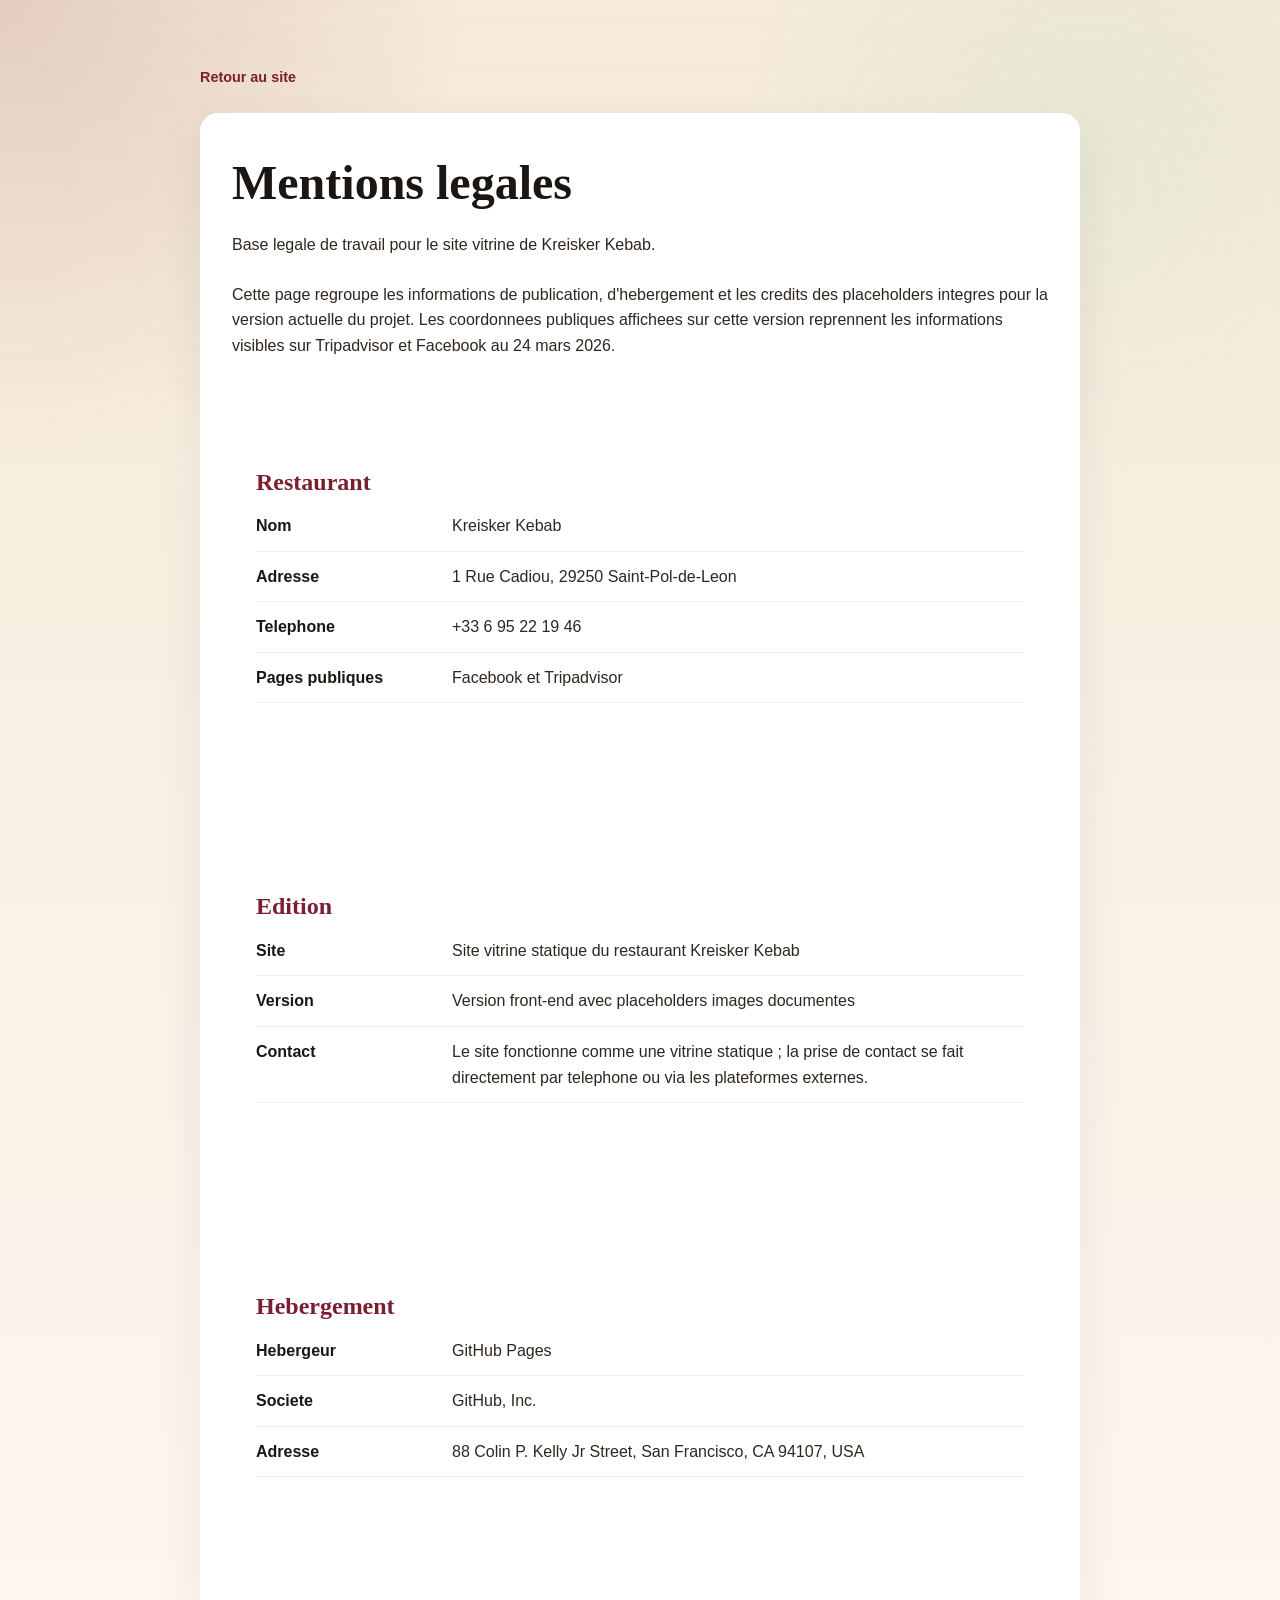
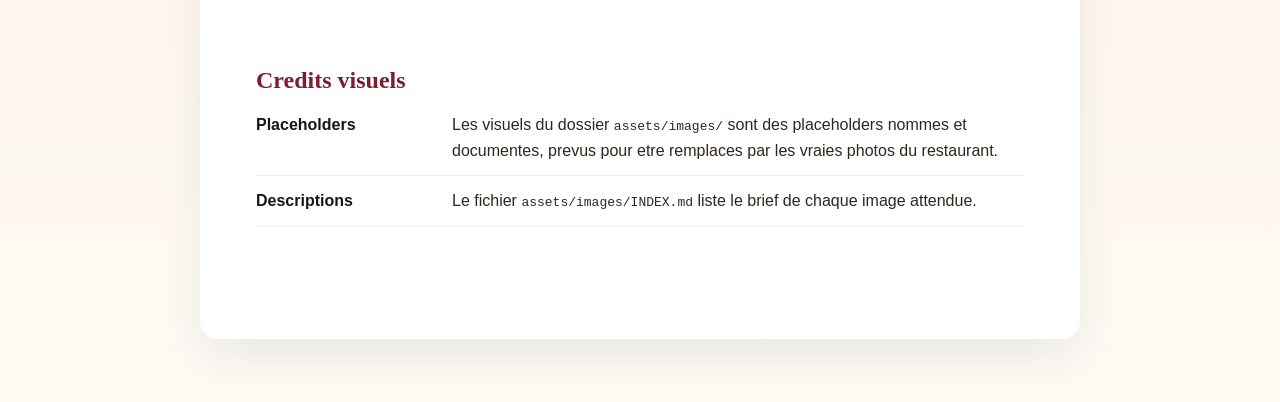
<file: mentions-legales.html>
<!DOCTYPE html>
<html lang="fr">
<head>
  <meta charset="UTF-8">
  <meta name="viewport" content="width=device-width, initial-scale=1.0">
  <title>Mentions legales | Kreisker Kebab</title>
  <meta name="robots" content="index, follow">
  <meta name="theme-color" content="#7a1f32">
  <meta name="description" content="Mentions legales du site Kreisker Kebab.">
  <link rel="canonical" href="https://kreiskerkebab.github.io/restaurant/mentions-legales.html">
  <meta property="og:title" content="Mentions legales | Kreisker Kebab">
  <meta property="og:description" content="Informations legales, coordonnees et credits des placeholders du site Kreisker Kebab.">
  <meta property="og:site_name" content="Kreisker Kebab">
  <meta property="og:locale" content="fr_FR">
  <meta property="og:type" content="website">
  <meta property="og:url" content="https://kreiskerkebab.github.io/restaurant/mentions-legales.html">
  <meta property="og:image" content="https://kreiskerkebab.github.io/restaurant/assets/images/hero-kebab-plateau.webp">
  <meta property="og:image:alt" content="Assiette kebab maison de Kreisker Kebab">
  <meta name="twitter:card" content="summary_large_image">
  <meta name="twitter:title" content="Mentions legales | Kreisker Kebab">
  <meta name="twitter:description" content="Informations legales et credits de production du site Kreisker Kebab.">
  <meta name="twitter:image" content="https://kreiskerkebab.github.io/restaurant/assets/images/hero-kebab-plateau.webp">
  <meta name="twitter:image:alt" content="Assiette kebab maison de Kreisker Kebab">
  <link rel="icon" type="image/svg+xml" href="favicon.svg?v=20260325-rect">
  <link rel="apple-touch-icon" href="apple-touch-icon.png">
  <link rel="manifest" href="manifest.json">
  <link rel="llms" href="llms.txt">
  <link rel="stylesheet" href="assets/css/styles.css">
  <script type="application/ld+json">
    {
      "@context": "https://schema.org",
      "@type": "WebPage",
      "name": "Mentions legales | Kreisker Kebab",
      "url": "https://kreiskerkebab.github.io/restaurant/mentions-legales.html",
      "description": "Informations legales et credits de production du site Kreisker Kebab.",
      "isPartOf": {
        "@type": "WebSite",
        "name": "Kreisker Kebab",
        "url": "https://kreiskerkebab.github.io/restaurant/"
      }
    }
  </script>
</head>
<body class="legal-page">
  <main class="legal-main">
    <div class="legal-shell">
      <a href="index.html" class="legal-back">Retour au site</a>

      <section class="legal-card">
        <h1>Mentions legales</h1>
        <p>Base legale de travail pour le site vitrine de Kreisker Kebab.</p>
        <p>
          Cette page regroupe les informations de publication, d'hebergement et les credits des placeholders
          integres pour la version actuelle du projet. Les coordonnees publiques affichees sur cette version
          reprennent les informations visibles sur Tripadvisor et Facebook au 24 mars 2026.
        </p>

        <section class="legal-block">
          <h2>Restaurant</h2>
          <dl class="legal-list">
            <div>
              <dt>Nom</dt>
              <dd>Kreisker Kebab</dd>
            </div>
            <div>
              <dt>Adresse</dt>
              <dd>1 Rue Cadiou, 29250 Saint-Pol-de-Leon</dd>
            </div>
            <div>
              <dt>Telephone</dt>
              <dd>+33 6 95 22 19 46</dd>
            </div>
            <div>
              <dt>Pages publiques</dt>
              <dd>Facebook et Tripadvisor</dd>
            </div>
          </dl>
        </section>

        <section class="legal-block">
          <h2>Edition</h2>
          <dl class="legal-list">
            <div>
              <dt>Site</dt>
              <dd>Site vitrine statique du restaurant Kreisker Kebab</dd>
            </div>
            <div>
              <dt>Version</dt>
              <dd>Version front-end avec placeholders images documentes</dd>
            </div>
            <div>
              <dt>Contact</dt>
              <dd>Le site fonctionne comme une vitrine statique ; la prise de contact se fait directement par telephone ou via les plateformes externes.</dd>
            </div>
          </dl>
        </section>

        <section class="legal-block">
          <h2>Hebergement</h2>
          <dl class="legal-list">
            <div>
              <dt>Hebergeur</dt>
              <dd>GitHub Pages</dd>
            </div>
            <div>
              <dt>Societe</dt>
              <dd>GitHub, Inc.</dd>
            </div>
            <div>
              <dt>Adresse</dt>
              <dd>88 Colin P. Kelly Jr Street, San Francisco, CA 94107, USA</dd>
            </div>
          </dl>
        </section>

        <section class="legal-block">
          <h2>Credits visuels</h2>
          <dl class="legal-list">
            <div>
              <dt>Placeholders</dt>
              <dd>Les visuels du dossier <code>assets/images/</code> sont des placeholders nommes et documentes, prevus pour etre remplaces par les vraies photos du restaurant.</dd>
            </div>
            <div>
              <dt>Descriptions</dt>
              <dd>Le fichier <code>assets/images/INDEX.md</code> liste le brief de chaque image attendue.</dd>
            </div>
          </dl>
        </section>
      </section>
    </div>
  </main>
</body>
</html>
</file>
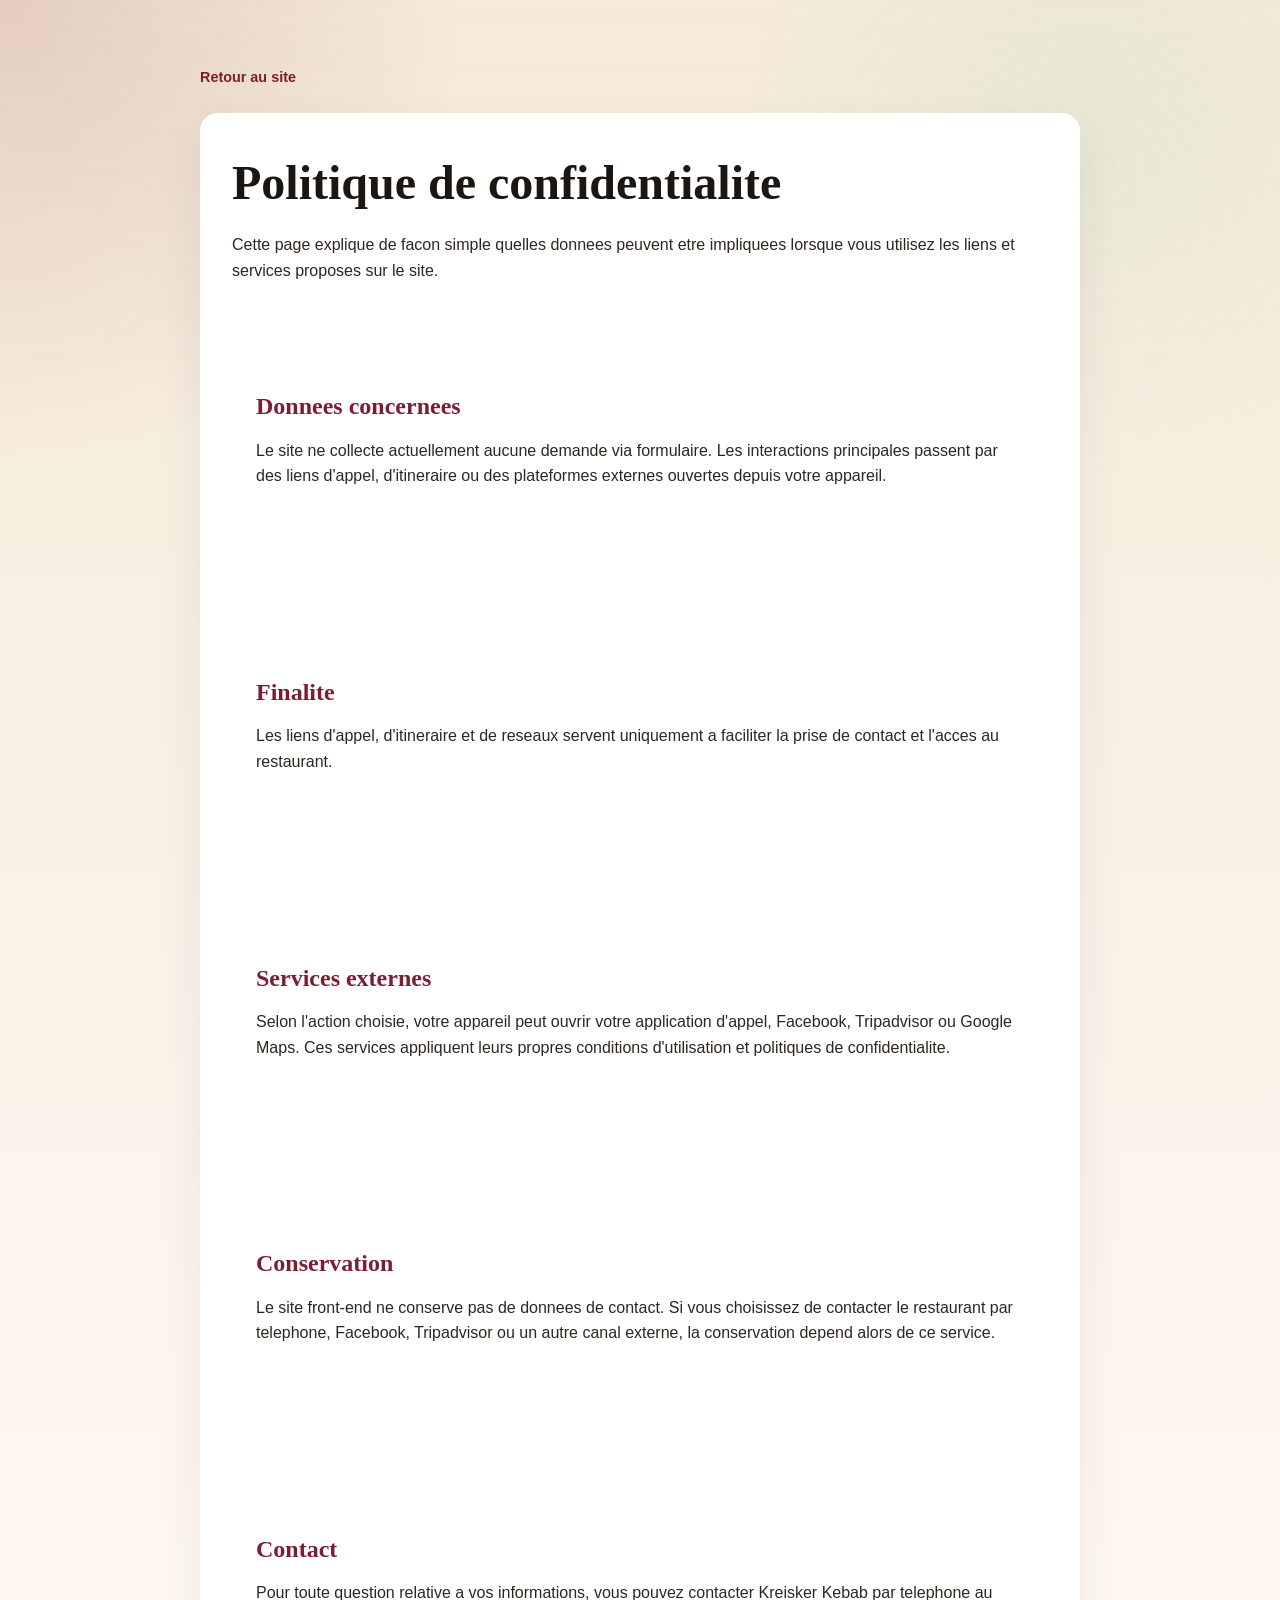
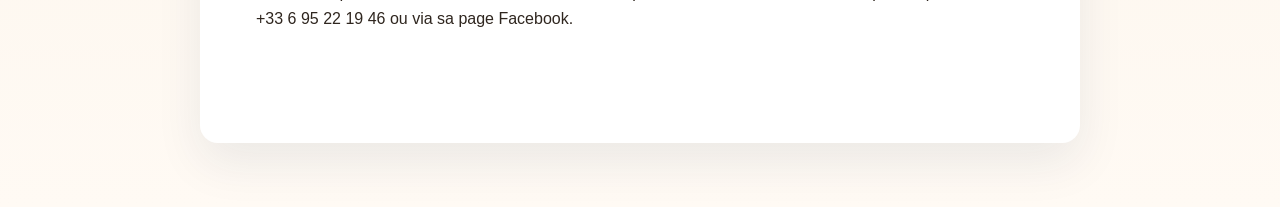
<file: politique-confidentialite.html>
<!DOCTYPE html>
<html lang="fr">
<head>
  <meta charset="UTF-8">
  <meta name="viewport" content="width=device-width, initial-scale=1.0">
  <title>Politique de confidentialite | Kreisker Kebab</title>
  <meta name="robots" content="index, follow">
  <meta name="theme-color" content="#7a1f32">
  <meta
    name="description"
    content="Politique de confidentialite de Kreisker Kebab pour les liens d'appel, la carte interactive et les services externes."
  >
  <link rel="canonical" href="https://kreiskerkebab.github.io/restaurant/politique-confidentialite.html">
  <meta property="og:title" content="Politique de confidentialite | Kreisker Kebab">
  <meta
    property="og:description"
    content="Informations sur les donnees pouvant etre impliquees via les liens d'appel, de cartographie et les services externes."
  >
  <meta property="og:site_name" content="Kreisker Kebab">
  <meta property="og:locale" content="fr_FR">
  <meta property="og:type" content="website">
  <meta property="og:url" content="https://kreiskerkebab.github.io/restaurant/politique-confidentialite.html">
  <meta property="og:image" content="https://kreiskerkebab.github.io/restaurant/assets/images/hero-kebab-plateau.webp">
  <meta property="og:image:alt" content="Assiette kebab maison de Kreisker Kebab">
  <meta name="twitter:card" content="summary_large_image">
  <meta name="twitter:title" content="Politique de confidentialite | Kreisker Kebab">
  <meta
    name="twitter:description"
    content="Informations sur les donnees pouvant etre impliquees via le telephone, la carte Google Maps, Facebook et Tripadvisor."
  >
  <meta name="twitter:image" content="https://kreiskerkebab.github.io/restaurant/assets/images/hero-kebab-plateau.webp">
  <meta name="twitter:image:alt" content="Assiette kebab maison de Kreisker Kebab">
  <link rel="icon" type="image/svg+xml" href="favicon.svg?v=20260325-rect">
  <link rel="apple-touch-icon" href="apple-touch-icon.png">
  <link rel="manifest" href="manifest.json">
  <link rel="llms" href="llms.txt">
  <link rel="stylesheet" href="assets/css/styles.css">
  <script type="application/ld+json">
    {
      "@context": "https://schema.org",
      "@type": "WebPage",
      "name": "Politique de confidentialite | Kreisker Kebab",
      "url": "https://kreiskerkebab.github.io/restaurant/politique-confidentialite.html",
      "description": "Informations sur les donnees pouvant etre impliquees via le telephone, la carte Google Maps, Facebook et Tripadvisor.",
      "isPartOf": {
        "@type": "WebSite",
        "name": "Kreisker Kebab",
        "url": "https://kreiskerkebab.github.io/restaurant/"
      }
    }
  </script>
</head>
<body class="legal-page">
  <main class="legal-main">
    <div class="legal-shell">
      <a href="index.html" class="legal-back">Retour au site</a>

      <section class="legal-card">
        <h1>Politique de confidentialite</h1>
        <p>Cette page explique de facon simple quelles donnees peuvent etre impliquees lorsque vous utilisez les liens et services proposes sur le site.</p>

        <section class="legal-block">
          <h2>Donnees concernees</h2>
          <p>
            Le site ne collecte actuellement aucune demande via formulaire. Les interactions principales passent par
            des liens d'appel, d'itineraire ou des plateformes externes ouvertes depuis votre appareil.
          </p>
        </section>

        <section class="legal-block">
          <h2>Finalite</h2>
          <p>
            Les liens d'appel, d'itineraire et de reseaux servent uniquement a faciliter la prise de contact
            et l'acces au restaurant.
          </p>
        </section>

        <section class="legal-block">
          <h2>Services externes</h2>
          <p>
            Selon l'action choisie, votre appareil peut ouvrir votre application d'appel,
            Facebook, Tripadvisor ou Google Maps. Ces services appliquent leurs propres conditions d'utilisation et politiques de confidentialite.
          </p>
        </section>

        <section class="legal-block">
          <h2>Conservation</h2>
          <p>
            Le site front-end ne conserve pas de donnees de contact. Si vous choisissez de contacter le restaurant
            par telephone, Facebook, Tripadvisor ou un autre canal externe, la conservation depend alors de ce service.
          </p>
        </section>

        <section class="legal-block">
          <h2>Contact</h2>
          <p>
            Pour toute question relative a vos informations, vous pouvez contacter Kreisker Kebab par telephone au
            <a href="tel:+33695221946">+33 6 95 22 19 46</a> ou via sa page
            <a href="https://www.facebook.com/kebabkreisker/?locale=fr_FR" target="_blank" rel="noopener noreferrer">Facebook</a>.
          </p>
        </section>
      </section>
    </div>
  </main>
</body>
</html>
</file>
<file: assets/css/styles.css>
:root {
  --bleu-baie: #1d57b7;
  --bleu-profond: #122548;
  --blanc-ecume: #f7f5f0;
  --granit: #434652;
  --ardoise: #18223d;
  --rose-signature: #ef2eab;
  --rose-hover: #ff57bf;
  --or-chaud: #d9a45d;
  --sable: #ebe1d4;
  --bois: #8b725d;
  --font-display: "Playfair Display", Georgia, serif;
  --font-body: "DM Sans", -apple-system, BlinkMacSystemFont, "Segoe UI", sans-serif;
}

*,
*::before,
*::after {
  margin: 0;
  padding: 0;
  box-sizing: border-box;
}

html {
  scroll-behavior: smooth;
  scroll-padding-top: 88px;
}

body {
  font-family: var(--font-body);
  color: var(--granit);
  background: var(--blanc-ecume);
  line-height: 1.6;
  overflow-x: hidden;
  -webkit-font-smoothing: antialiased;
}

body::before {
  content: "";
  position: fixed;
  inset: 0;
  pointer-events: none;
  z-index: -1;
  background:
    radial-gradient(circle at top left, rgba(29, 87, 183, 0.08), transparent 28%),
    radial-gradient(circle at 85% 14%, rgba(239, 46, 171, 0.06), transparent 24%);
}

body.nav-open {
  overflow: hidden;
}

img {
  max-width: 100%;
  height: auto;
  display: block;
}

a {
  text-decoration: none;
  color: inherit;
}

.skip-link {
  position: absolute;
  left: 1rem;
  top: -3rem;
  z-index: 1000;
  background: var(--blanc-ecume);
  color: var(--ardoise);
  padding: 0.7rem 1rem;
  border-radius: 6px;
  box-shadow: 0 10px 24px rgba(0, 0, 0, 0.15);
  transition: top 0.2s ease;
}

.skip-link:focus {
  top: 1rem;
}

button {
  font: inherit;
}

.reveal {
  opacity: 0;
  transform: translateY(36px);
  transition: opacity 0.55s cubic-bezier(0.25, 0.1, 0.25, 1), transform 0.55s cubic-bezier(0.25, 0.1, 0.25, 1);
}

.reveal.visible {
  opacity: 1;
  transform: translateY(0);
}

.section-offset-md {
  margin-top: 2rem;
}

.section-offset-lg {
  margin-top: 3rem;
}

.reveal-delay-1 {
  transition-delay: 0.14s;
}

.reveal-delay-2 {
  transition-delay: 0.28s;
}

.reveal-delay-3 {
  transition-delay: 0.42s;
}

header {
  position: fixed;
  top: 0;
  left: 0;
  right: 0;
  z-index: 100;
  padding: 1rem 2rem;
  display: flex;
  align-items: center;
  justify-content: space-between;
  transition: background 0.4s, box-shadow 0.4s, padding 0.4s;
}

header.scrolled {
  background: rgba(247, 245, 240, 0.97);
  box-shadow: 0 2px 20px rgba(0, 0, 0, 0.08);
  padding: 0.7rem 2rem;
  -webkit-backdrop-filter: blur(10px);
  backdrop-filter: blur(10px);
}

.logo {
  display: inline-flex;
  align-items: center;
  gap: 0;
  color: #fff;
  transition: color 0.4s, transform 0.3s;
  flex-shrink: 0;
}

.logo:hover {
  transform: translateY(-1px);
}

.logo img {
  display: block;
  width: 152px;
  height: auto;
  aspect-ratio: 26 / 17;
  border-radius: 0;
  background: transparent;
  object-fit: contain;
  filter: drop-shadow(0 8px 16px rgba(20, 17, 15, 0.18));
}

.logo picture {
  display: block;
}

.logo-text {
  display: flex;
  flex-direction: column;
  gap: 0.1rem;
}

.logo-text strong {
  font-family: var(--font-display);
  font-size: 1.15rem;
  font-weight: 700;
  line-height: 1;
}

.logo-text em {
  font-size: 0.7rem;
  font-style: normal;
  letter-spacing: 0.28em;
  text-transform: uppercase;
  opacity: 0.88;
}

header.scrolled .logo {
  color: var(--ardoise);
}

nav {
  display: flex;
  gap: 2rem;
  align-items: center;
}

nav a {
  position: relative;
  font-size: 0.84rem;
  font-weight: 600;
  letter-spacing: 0.08em;
  text-transform: uppercase;
  color: rgba(255, 255, 255, 0.9);
  transition: color 0.3s;
}

nav a::after {
  content: "";
  position: absolute;
  left: 0;
  bottom: -4px;
  width: 0;
  height: 1.5px;
  background: var(--rose-signature);
  transition: width 0.3s;
}

nav a:hover::after {
  width: 100%;
}

header.scrolled nav a {
  color: var(--ardoise);
}

header nav .btn-reserve-nav {
  background: var(--rose-signature);
  color: #fff;
  padding: 0.58rem 1.2rem;
  border-radius: 4px;
  font-size: 0.78rem;
  font-weight: 700;
  transition: background 0.3s, transform 0.3s;
}

.btn-reserve-nav:hover {
  background: var(--rose-hover);
  transform: translateY(-1px);
}

.btn-reserve-nav::after {
  display: none;
}

.hamburger {
  display: none;
  flex-direction: column;
  gap: 5px;
  cursor: pointer;
  z-index: 110;
  background: none;
  border: none;
  padding: 4px;
}

.hamburger span {
  width: 24px;
  height: 2px;
  background: #fff;
  transition: all 0.3s;
}

header.scrolled .hamburger span {
  background: var(--granit);
}

.hamburger.active span:nth-child(1) {
  transform: rotate(45deg) translate(5px, 5px);
}

.hamburger.active span:nth-child(2) {
  opacity: 0;
}

.hamburger.active span:nth-child(3) {
  transform: rotate(-45deg) translate(5px, -5px);
}

.mobile-nav {
  display: none;
  position: fixed;
  top: 0;
  right: -100%;
  width: 80%;
  max-width: 360px;
  height: 100vh;
  background: var(--blanc-ecume);
  z-index: 105;
  flex-direction: column;
  padding: 5rem 2rem 2rem;
  gap: 1.4rem;
  transition: right 0.4s cubic-bezier(0.25, 0.1, 0.25, 1);
  box-shadow: -10px 0 40px rgba(0, 0, 0, 0.15);
  border-left: 1px solid rgba(18, 37, 72, 0.08);
}

.mobile-nav.open {
  right: 0;
}

.mobile-nav a {
  font-size: 1.06rem;
  font-weight: 500;
  color: var(--granit);
  padding: 0.5rem 0;
  border-bottom: 1px solid rgba(0, 0, 0, 0.06);
}

.mobile-nav a:focus-visible {
  outline: 3px solid rgba(239, 46, 171, 0.28);
  outline-offset: 6px;
  border-radius: 8px;
}

.mobile-cta {
  margin-top: 1rem;
  text-align: center;
}

.mobile-nav .mobile-cta {
  margin-top: 0.35rem;
  padding: 0.9rem 1rem;
  border-radius: 14px;
  background: #6f1830;
  color: #fff;
  border-bottom: 0;
  box-shadow: none;
}

.mobile-nav .mobile-cta:hover,
.mobile-nav .mobile-cta:focus-visible {
  background: #5d1328;
}

.mobile-overlay {
  position: fixed;
  inset: 0;
  background: rgba(0, 0, 0, 0.4);
  -webkit-backdrop-filter: blur(4px);
  backdrop-filter: blur(4px);
  z-index: 102;
  opacity: 0;
  visibility: hidden;
  pointer-events: none;
  transition: opacity 0.4s, visibility 0.4s;
}

.mobile-overlay.open {
  opacity: 1;
  visibility: visible;
  pointer-events: auto;
}

.hero {
  position: relative;
  height: 100vh;
  min-height: 620px;
  display: flex;
  align-items: center;
  justify-content: center;
  text-align: center;
  color: #fff;
  overflow: hidden;
}

.hero::before,
.hero::after {
  content: "";
  position: absolute;
  border-radius: 999px;
  pointer-events: none;
  filter: blur(0);
  opacity: 0.7;
}

.hero::before {
  width: 420px;
  height: 420px;
  top: 12%;
  left: -120px;
  background: radial-gradient(circle, rgba(239, 46, 171, 0.16), transparent 68%);
}

.hero::after {
  width: 500px;
  height: 500px;
  right: -150px;
  bottom: -130px;
  background: radial-gradient(circle, rgba(29, 87, 183, 0.22), transparent 70%);
}

.hero-bg {
  position: absolute;
  inset: 0;
  background-color: var(--bleu-baie);
  transform: scale(1.05);
  transition: transform 0.3s;
  will-change: transform;
}

.hero-bg img {
  width: 100%;
  height: 100%;
  object-fit: cover;
}

.hero-bg picture,
.resto-img picture,
.experience-photo picture,
.kitchen-visual picture,
.galerie-item picture {
  display: block;
  width: 100%;
  height: 100%;
}

.contact-doc-card picture {
  display: block;
  width: 100%;
}

.hero-overlay {
  position: absolute;
  inset: 0;
  background:
    linear-gradient(180deg, rgba(19, 37, 72, 0.42) 0%, rgba(10, 18, 38, 0.74) 100%),
    linear-gradient(120deg, rgba(239, 46, 171, 0.08) 0%, transparent 42%);
}

.hero-content {
  position: relative;
  z-index: 2;
  max-width: 760px;
  padding: 0 1.5rem 2.5rem;
}

.hero-kicker {
  margin-bottom: 1rem;
  font-size: 0.82rem;
  font-weight: 700;
  letter-spacing: 0.18em;
  text-transform: uppercase;
  color: rgba(255, 255, 255, 0.84);
}

.hero-content h1 {
  font-family: var(--font-display);
  font-size: clamp(2.7rem, 5.8vw, 4.5rem);
  font-weight: 700;
  line-height: 1.02;
  margin-bottom: 1rem;
  text-shadow: 0 2px 20px rgba(0, 0, 0, 0.3);
}

.hero-sub {
  max-width: 620px;
  margin: 0 auto 2.2rem;
  font-size: clamp(1rem, 2vw, 1.08rem);
  font-weight: 500;
  line-height: 1.65;
  color: rgba(255, 255, 255, 0.88);
}

.hero-buttons {
  display: flex;
  gap: 1rem;
  justify-content: center;
  flex-wrap: wrap;
}

.hero-highlights {
  display: flex;
  justify-content: center;
  flex-wrap: wrap;
  gap: 0.75rem;
  margin-top: 1.1rem;
}

.hero-highlights span {
  padding: 0.56rem 0.92rem;
  border-radius: 999px;
  background: rgba(255, 255, 255, 0.12);
  border: 1px solid rgba(255, 255, 255, 0.18);
  color: rgba(255, 255, 255, 0.9);
  font-size: 0.74rem;
  font-weight: 700;
  letter-spacing: 0.08em;
  text-transform: uppercase;
}

.btn-primary,
.btn-secondary {
  display: inline-flex;
  align-items: center;
  justify-content: center;
  padding: 0.88rem 2rem;
  border-radius: 4px;
  font-size: 0.9rem;
  font-weight: 700;
  letter-spacing: 0.04em;
  text-transform: uppercase;
  transition: background 0.3s, transform 0.3s, border-color 0.3s, box-shadow 0.3s;
}

.btn-primary {
  background: var(--rose-signature);
  color: #fff;
  box-shadow: 0 14px 26px rgba(239, 46, 171, 0.22);
}

.btn-primary:hover {
  background: var(--rose-hover);
  transform: translateY(-2px);
  box-shadow: 0 18px 30px rgba(239, 46, 171, 0.28);
}

.btn-secondary {
  color: #fff;
  border: 1.5px solid rgba(255, 255, 255, 0.7);
}

.btn-secondary:hover {
  background: rgba(255, 255, 255, 0.14);
  border-color: #fff;
}

.btn-primary:focus-visible,
.btn-secondary:focus-visible,
.btn-reserve-nav:focus-visible,
button:focus-visible,
input:focus-visible,
select:focus-visible,
textarea:focus-visible {
  outline: 3px solid rgba(255, 255, 255, 0.26);
  outline-offset: 3px;
}

.scroll-indicator {
  position: absolute;
  bottom: 2rem;
  left: 50%;
  transform: translateX(-50%);
  z-index: 2;
  animation: bounce 2s infinite;
}

.scroll-indicator svg {
  width: 28px;
  height: 28px;
  stroke: rgba(255, 255, 255, 0.7);
  fill: none;
  stroke-width: 2;
}

@keyframes bounce {
  0%, 20%, 50%, 80%, 100% {
    transform: translateX(-50%) translateY(0);
  }
  40% {
    transform: translateX(-50%) translateY(-8px);
  }
  60% {
    transform: translateX(-50%) translateY(-4px);
  }
}

section {
  padding: 5rem 1.5rem;
}

.section-inner {
  max-width: 1120px;
  margin: 0 auto;
}

.mobile-accordion {
  display: block;
  margin: 0;
}

.mobile-accordion-summary {
  display: none;
}

.mobile-accordion-panel {
  display: block;
}

.mobile-accordion-panel-inner {
  display: block;
}

.mobile-accordion-summary::-webkit-details-marker {
  display: none;
}

.mobile-accordion-summary::marker {
  display: none;
}

#restaurant,
.experience-section,
#carte,
.kitchen-section,
#galerie,
#contact {
  content-visibility: auto;
  contain-intrinsic-size: 900px;
}

.section-title {
  font-family: var(--font-display);
  font-size: clamp(2rem, 4vw, 2.9rem);
  font-weight: 700;
  color: var(--bleu-baie);
  text-align: center;
  margin-bottom: 0.5rem;
}

.section-subtitle {
  text-align: center;
  color: var(--granit);
  opacity: 0.8;
  font-size: 1rem;
  max-width: 720px;
  margin: 0 auto;
}

.section-tag {
  display: inline-block;
  margin-bottom: 0.85rem;
  color: var(--rose-signature);
  font-size: 0.76rem;
  font-weight: 800;
  letter-spacing: 0.16em;
  text-transform: uppercase;
}

.editorial-title {
  font-family: var(--font-display);
  font-size: clamp(2rem, 4vw, 3.4rem);
  line-height: 1.05;
  color: var(--ardoise);
  margin-bottom: 1rem;
  max-width: 10ch;
}

.wave-divider {
  display: block;
  width: 64px;
  height: 3px;
  background: var(--rose-signature);
  margin: 1rem auto 0;
  border-radius: 2px;
}

#restaurant {
  background: var(--blanc-ecume);
}

@media (min-width: 769px) {
  #restaurant .restaurant-intro {
    display: none;
  }

  #restaurant .restaurant-intro + .resto-grid {
    margin-top: 0.75rem;
  }
}

.resto-grid {
  display: grid;
  grid-template-columns: 1fr 1fr;
  gap: 3rem;
  align-items: center;
}

.resto-grid.reverse {
  direction: rtl;
}

.resto-grid.reverse > * {
  direction: ltr;
}

.resto-img {
  border-radius: 18px;
  overflow: hidden;
  aspect-ratio: 4 / 3;
  background: linear-gradient(135deg, var(--bleu-baie), var(--sable));
  box-shadow: 0 24px 48px rgba(18, 37, 72, 0.1);
}

.resto-img img {
  width: 100%;
  height: 100%;
  object-fit: cover;
  transition: transform 0.6s cubic-bezier(0.25, 0.1, 0.25, 1);
}

.resto-img:hover img {
  transform: scale(1.04);
}

.resto-text h3 {
  font-family: var(--font-display);
  font-size: 1.8rem;
  color: var(--bleu-baie);
  margin-bottom: 0.85rem;
}

.resto-text p {
  color: var(--granit);
  line-height: 1.8;
  font-size: 1rem;
}

.value-pitch-card {
  margin-top: 1.5rem;
  padding: 1.4rem 1.35rem;
  border-radius: 18px;
  background:
    linear-gradient(135deg, rgba(255, 255, 255, 0.92), rgba(247, 245, 240, 0.96)),
    linear-gradient(135deg, rgba(29, 87, 183, 0.08), rgba(239, 46, 171, 0.06));
  border: 1px solid rgba(18, 37, 72, 0.08);
  box-shadow: 0 18px 36px rgba(18, 37, 72, 0.08);
}

.value-pitch-badge {
  display: inline-flex;
  align-items: center;
  padding: 0.72rem 1rem;
  border-radius: 999px;
  background: linear-gradient(135deg, var(--bleu-baie), #2a72df);
  color: #fff;
  box-shadow: 0 12px 24px rgba(29, 87, 183, 0.2);
  font-size: 0.78rem;
  font-weight: 800;
  letter-spacing: 0.05em;
  text-transform: uppercase;
}

.resto-text .value-pitch-claim {
  margin-top: 1rem;
  color: var(--ardoise);
  font-family: var(--font-display);
  font-size: clamp(1.2rem, 2vw, 1.65rem);
  line-height: 1.28;
}

.resto-text .value-pitch-proof {
  margin-top: 0.75rem;
  color: var(--bleu-baie);
  font-size: 0.88rem;
  font-weight: 700;
  letter-spacing: 0.06em;
  text-transform: uppercase;
}

.experience-section {
  padding-top: 1rem;
  background:
    radial-gradient(circle at top left, rgba(29, 87, 183, 0.08), transparent 34%),
    linear-gradient(180deg, var(--blanc-ecume) 0%, #fff 100%);
}

.experience-layout {
  display: grid;
  grid-template-columns: minmax(0, 0.92fr) minmax(0, 1.08fr);
  gap: 3rem;
  align-items: center;
}

.experience-copy p {
  color: var(--granit);
  font-size: 1rem;
  line-height: 1.8;
  max-width: 58ch;
}

.experience-points {
  display: flex;
  flex-wrap: wrap;
  gap: 0.75rem;
  margin-top: 1.4rem;
}

.experience-points span {
  padding: 0.68rem 0.9rem;
  border-radius: 999px;
  background: rgba(29, 87, 183, 0.08);
  color: var(--bleu-baie);
  font-size: 0.8rem;
  font-weight: 700;
  letter-spacing: 0.05em;
  text-transform: uppercase;
}

.experience-note {
  margin-top: 1.5rem;
  padding: 1.15rem 1.2rem;
  border-left: 4px solid var(--rose-signature);
  background: #fff;
  border-radius: 0 12px 12px 0;
  box-shadow: 0 16px 34px rgba(18, 37, 72, 0.08);
}

.experience-note strong {
  display: block;
  margin-bottom: 0.35rem;
  color: var(--ardoise);
  font-size: 0.92rem;
  text-transform: uppercase;
  letter-spacing: 0.08em;
}

.experience-note p {
  font-size: 0.94rem;
}

.experience-collage {
  display: grid;
  grid-template-columns: 1.05fr 0.95fr;
  gap: 1rem;
}

.experience-photo {
  position: relative;
  overflow: hidden;
  border-radius: 18px;
  min-height: 250px;
  background: linear-gradient(135deg, rgba(18, 37, 72, 0.14), rgba(29, 87, 183, 0.1));
  box-shadow: 0 24px 48px rgba(18, 37, 72, 0.12);
}

.experience-photo.tall {
  grid-row: span 2;
}

.experience-photo img {
  width: 100%;
  height: 100%;
  object-fit: cover;
  transition: transform 0.7s cubic-bezier(0.25, 0.1, 0.25, 1);
}

.experience-photo:hover img {
  transform: scale(1.04);
}

.experience-photo figcaption {
  position: absolute;
  left: 1rem;
  bottom: 1rem;
  padding: 0.48rem 0.72rem;
  border-radius: 999px;
  background: rgba(12, 19, 39, 0.7);
  color: #fff;
  font-size: 0.76rem;
  font-weight: 700;
  letter-spacing: 0.06em;
  text-transform: uppercase;
}

#carte {
  background: linear-gradient(135deg, var(--ardoise), #0d1730);
  color: #fff;
}

#carte .section-title {
  color: #fff;
}

#carte .section-subtitle {
  color: var(--blanc-ecume);
}

#carte .wave-divider {
  background: var(--or-chaud);
}

.menu-highlight {
  background: rgba(239, 46, 171, 0.14);
  border: 1px solid rgba(239, 46, 171, 0.28);
  border-radius: 18px;
  padding: 1.5rem;
  margin-bottom: 2rem;
  text-align: center;
  box-shadow: 0 18px 40px rgba(0, 0, 0, 0.15);
}

.menu-highlight h3 {
  font-family: var(--font-display);
  color: #fff;
  font-size: 1.4rem;
  margin-bottom: 0.35rem;
}

.formula-grid {
  display: grid;
  grid-template-columns: repeat(2, minmax(0, 1fr));
  gap: 1rem;
  margin-top: 1rem;
  position: relative;
}

.formula-card {
  position: relative;
  padding: 0.35rem 1.2rem 0.35rem 0;
  background: transparent;
  border: 0;
  backdrop-filter: none;
}

.formula-grid::before {
  content: "";
  position: absolute;
  top: 0.3rem;
  bottom: 0.3rem;
  left: 50%;
  width: 1px;
  background: linear-gradient(180deg, rgba(255, 255, 255, 0.05), rgba(255, 255, 255, 0.3), rgba(255, 255, 255, 0.05));
  transform: translateX(-50%);
}

.formula-card:last-child {
  padding: 0.35rem 0 0.35rem 1.2rem;
}

.formula-price-badge {
  position: absolute;
  top: -0.1rem;
  right: 0;
  display: inline-flex;
  align-items: center;
  justify-content: center;
  min-width: 78px;
  padding: 0.38rem 0.75rem;
  border-radius: 999px;
  background: rgba(239, 46, 171, 0.16);
  border: 1px solid rgba(239, 46, 171, 0.34);
  color: #fff;
  font-size: 0.76rem;
  font-weight: 800;
  letter-spacing: 0.08em;
  text-transform: uppercase;
}

.formula-card strong {
  display: block;
  color: #fff;
  font-size: 1.35rem;
  line-height: 1.1;
  margin-bottom: 0.45rem;
  font-family: var(--font-display);
}

.formula-card p {
  color: rgba(255, 255, 255, 0.9);
  font-size: 0.98rem;
  font-weight: 500;
  max-width: 24rem;
}

.formula-label {
  display: inline-block;
  margin-bottom: 0.65rem;
  color: rgba(255, 255, 255, 0.76);
  font-size: 0.72rem;
  font-weight: 700;
  letter-spacing: 0.12em;
  text-transform: uppercase;
}

.menu-highlight p {
  color: var(--blanc-ecume);
  font-size: 0.95rem;
}

.menu-highlight .highlight-note {
  margin-top: 1.6rem;
  padding-top: 1rem;
  border-top: 1px solid rgba(255, 255, 255, 0.12);
  color: rgba(255, 255, 255, 0.78);
  font-size: 0.9rem;
  letter-spacing: 0.01em;
}

.menu-layout {
  display: grid;
  grid-template-columns: 1fr 1fr;
  gap: 2rem;
}

.menu-tabs-shell {
  margin-top: 2.25rem;
}

.menu-express-banner {
  display: grid;
  gap: 0.5rem;
  max-width: 760px;
  margin: 0 auto 1.25rem;
  padding: 1rem 1.15rem;
  border-radius: 16px;
  background: rgba(255, 255, 255, 0.08);
  border: 1px solid rgba(255, 255, 255, 0.12);
  text-align: center;
}

.menu-express-label {
  color: var(--or-chaud);
  font-size: 0.76rem;
  font-weight: 800;
  letter-spacing: 0.18em;
  text-transform: uppercase;
}

.menu-express-banner p {
  color: rgba(255, 255, 255, 0.88);
  font-size: 0.96rem;
}

.menu-tabs {
  display: flex;
  justify-content: center;
  gap: 0.9rem;
  flex-wrap: wrap;
  margin-bottom: 1.35rem;
}

.menu-tab {
  min-width: 210px;
  padding: 0.9rem 1.3rem;
  border-radius: 999px;
  border: 1.5px solid rgba(255, 255, 255, 0.22);
  background: transparent;
  color: rgba(255, 255, 255, 0.88);
  cursor: pointer;
  font-size: 0.86rem;
  font-weight: 800;
  letter-spacing: 0.06em;
  text-transform: uppercase;
  transition: background 0.25s ease, color 0.25s ease, border-color 0.25s ease;
}

.menu-tab:hover {
  border-color: rgba(255, 255, 255, 0.38);
}

.menu-tab.is-active {
  background: var(--rose-signature);
  color: #fff;
  border-color: rgba(122, 31, 50, 0.92);
}

.menu-panels {
  position: relative;
}

.menu-panel {
  padding: 1.3rem 1.4rem;
  border-radius: 20px;
  background: rgba(255, 255, 255, 0.04);
  border: 1px solid rgba(255, 255, 255, 0.08);
  opacity: 0;
  transform: translateX(18px);
  animation: menuPanelIn 0.35s ease forwards;
}

.menu-panel[hidden] {
  display: none;
}

.menu-panel-subtitle {
  margin-bottom: 1.1rem;
  color: rgba(255, 255, 255, 0.78);
  font-size: 0.96rem;
  text-align: center;
}

@keyframes menuPanelIn {
  from {
    opacity: 0;
    transform: translateX(18px);
  }

  to {
    opacity: 1;
    transform: translateX(0);
  }
}

.menu-category {
  margin-bottom: 1rem;
}

.menu-category-small {
  margin-top: 1.5rem;
}

.menu-category h3 {
  font-family: var(--font-display);
  font-size: 1.45rem;
  color: #fff;
  margin-bottom: 1rem;
  padding-bottom: 0.5rem;
  border-bottom: 1px solid rgba(255, 255, 255, 0.1);
}

.menu-list {
  list-style: none;
}

.menu-item {
  display: flex;
  justify-content: space-between;
  align-items: baseline;
  gap: 1rem;
  padding: 0.75rem 0;
  border-bottom: 1px solid rgba(255, 255, 255, 0.06);
}

.menu-item:last-child {
  border-bottom: none;
}

.menu-item-name {
  font-weight: 600;
  font-size: 0.98rem;
  color: #fff;
}

.menu-item-desc {
  font-size: 0.84rem;
  color: var(--blanc-ecume);
  font-style: italic;
  margin-top: 0.15rem;
}

.menu-item-price {
  font-weight: 700;
  color: #fff;
  white-space: nowrap;
  font-size: 0.95rem;
}

.menu-side-card {
  display: grid;
  grid-template-columns: 0.9fr 0.9fr 1.2fr;
  gap: 1rem;
  margin-top: 2rem;
  align-items: stretch;
}

.signature-section {
  margin-top: 2rem;
}

.signature-heading {
  text-align: center;
  max-width: 760px;
  margin: 0 auto 1.15rem;
}

.signature-heading h3 {
  font-family: var(--font-display);
  font-size: clamp(1.9rem, 4vw, 2.6rem);
  color: #fff;
}

.signature-heading p {
  margin-top: 0.55rem;
  color: rgba(255, 255, 255, 0.76);
}

.signature-quality-list {
  display: flex;
  justify-content: center;
  flex-wrap: wrap;
  gap: 0.8rem;
  margin-bottom: 1.3rem;
}

.signature-quality-list span {
  padding: 0.72rem 0.95rem;
  border-radius: 999px;
  background: rgba(255, 255, 255, 0.08);
  border: 1px solid rgba(255, 255, 255, 0.1);
  color: rgba(255, 255, 255, 0.9);
  font-size: 0.76rem;
  font-weight: 700;
  letter-spacing: 0.05em;
  text-transform: uppercase;
}

.signature-cards {
  display: grid;
  grid-template-columns: repeat(2, minmax(0, 1fr));
  gap: 1.2rem;
}

.signature-card {
  display: flex;
  flex-direction: column;
  gap: 1rem;
  min-height: 100%;
  padding: 1.45rem;
  border-radius: 20px;
  background: linear-gradient(180deg, rgba(255, 255, 255, 0.08), rgba(255, 255, 255, 0.04));
  border: 1px solid rgba(255, 255, 255, 0.1);
  box-shadow: 0 18px 36px rgba(0, 0, 0, 0.16);
}

.signature-card-featured {
  background: linear-gradient(180deg, rgba(255, 255, 255, 0.1), rgba(239, 46, 171, 0.08));
}

.signature-card-top {
  display: flex;
  justify-content: space-between;
  gap: 1rem;
  align-items: start;
}

.signature-label {
  color: rgba(255, 255, 255, 0.68);
  font-size: 0.75rem;
  font-weight: 800;
  letter-spacing: 0.14em;
  text-transform: uppercase;
}

.signature-price-group {
  text-align: right;
}

.signature-price-group strong {
  display: block;
  color: #fff;
  font-size: 1.35rem;
  font-weight: 800;
}

.signature-price-group span {
  color: rgba(255, 255, 255, 0.68);
  font-size: 0.8rem;
}

.signature-card h4 {
  font-family: var(--font-display);
  color: #fff;
  font-size: 1.65rem;
  line-height: 1.15;
}

.signature-copy {
  color: rgba(255, 255, 255, 0.84);
  line-height: 1.8;
}

.signature-rates {
  display: grid;
  gap: 0.85rem;
}

.signature-rates div {
  padding: 0.9rem 1rem;
  border-radius: 14px;
  background: rgba(12, 19, 39, 0.22);
  border: 1px solid rgba(255, 255, 255, 0.08);
}

.signature-rates span {
  display: block;
  color: rgba(255, 255, 255, 0.64);
  font-size: 0.72rem;
  font-weight: 800;
  letter-spacing: 0.12em;
  text-transform: uppercase;
  margin-bottom: 0.25rem;
}

.signature-rates strong {
  color: #fff;
  font-size: 0.96rem;
}

.signature-note {
  color: var(--or-chaud);
  font-size: 0.84rem;
  font-weight: 700;
}

.signature-link {
  width: fit-content;
  padding: 0.82rem 1.05rem;
  border-radius: 999px;
  background: #fff;
  color: var(--bleu-profond);
  font-size: 0.82rem;
  font-weight: 800;
  letter-spacing: 0.04em;
  text-transform: uppercase;
}

.signature-list {
  list-style: none;
  display: grid;
  gap: 0.72rem;
}

.signature-list li {
  position: relative;
  padding-left: 1.15rem;
  color: rgba(255, 255, 255, 0.88);
}

.signature-list li::before {
  content: "";
  position: absolute;
  left: 0;
  top: 0.68rem;
  width: 6px;
  height: 6px;
  border-radius: 50%;
  background: var(--or-chaud);
}

.menu-side-block {
  background: rgba(255, 255, 255, 0.06);
  border: 1px solid rgba(255, 255, 255, 0.1);
  border-radius: 18px;
  padding: 1.4rem;
}

.menu-side-block h4 {
  font-family: var(--font-display);
  color: #fff;
  font-size: 1.3rem;
  margin-bottom: 0.5rem;
}

.menu-side-block p {
  color: #fff;
  font-size: 0.96rem;
  font-weight: 700;
  margin-bottom: 0.5rem;
}

.menu-side-block span {
  color: var(--blanc-ecume);
  font-size: 0.88rem;
  line-height: 1.7;
}

.menu-side-image {
  border-radius: 10px;
  overflow: hidden;
  min-height: 100%;
  background: linear-gradient(135deg, rgba(239, 46, 171, 0.16), rgba(255, 255, 255, 0.08));
}

.menu-side-image img {
  width: 100%;
  height: 100%;
  object-fit: cover;
}

.carte-note {
  text-align: center;
  font-size: 0.82rem;
  color: var(--blanc-ecume);
  margin-top: 2rem;
  font-style: italic;
}

.kitchen-section {
  background:
    radial-gradient(circle at top right, rgba(239, 46, 171, 0.08), transparent 28%),
    linear-gradient(180deg, #fff 0%, var(--sable) 100%);
}

.kitchen-title {
  color: var(--ardoise);
}

.kitchen-subtitle {
  color: var(--granit);
}

.kitchen-grid {
  display: grid;
  grid-template-columns: repeat(3, minmax(0, 1fr));
  gap: 1.25rem;
  margin-top: 2.2rem;
}

.kitchen-card {
  background: #fff;
  border-radius: 18px;
  overflow: hidden;
  box-shadow: 0 18px 40px rgba(18, 37, 72, 0.08);
  transition: transform 0.35s ease, box-shadow 0.35s ease;
}

.kitchen-visual {
  aspect-ratio: 3 / 4;
  overflow: hidden;
  background: linear-gradient(135deg, var(--bleu-baie), var(--sable));
}

.kitchen-visual img {
  width: 100%;
  height: 100%;
  object-fit: cover;
  transition: transform 0.7s cubic-bezier(0.25, 0.1, 0.25, 1);
}

.kitchen-card:hover .kitchen-visual img {
  transform: scale(1.05);
}

.kitchen-card:hover {
  transform: translateY(-6px);
  box-shadow: 0 24px 54px rgba(18, 37, 72, 0.14);
}

.kitchen-copy {
  padding: 1.25rem 1.2rem 1.4rem;
}

.kitchen-copy h3 {
  font-family: var(--font-display);
  color: var(--bleu-baie);
  font-size: 1.45rem;
  margin-bottom: 0.45rem;
}

.kitchen-copy p {
  color: var(--granit);
  font-size: 0.95rem;
  line-height: 1.75;
}

#galerie {
  background:
    radial-gradient(circle at top left, rgba(29, 87, 183, 0.12), transparent 30%),
    linear-gradient(180deg, var(--sable) 0%, #f6efe6 100%);
}

.galerie-grid {
  display: grid;
  grid-template-columns: repeat(4, 1fr);
  gap: 1rem;
}

.galerie-item {
  position: relative;
  border-radius: 10px;
  overflow: hidden;
  aspect-ratio: 1;
  background: linear-gradient(135deg, var(--bleu-baie), var(--sable));
  box-shadow: 0 18px 34px rgba(18, 37, 72, 0.1);
  isolation: isolate;
}

.galerie-item img {
  width: 100%;
  height: 100%;
  object-fit: cover;
  transition: transform 0.6s cubic-bezier(0.25, 0.1, 0.25, 1);
}

.galerie-item:hover img {
  transform: scale(1.06);
}

.galerie-item::after {
  content: "";
  position: absolute;
  inset: 0;
  background: linear-gradient(180deg, transparent 35%, rgba(12, 19, 39, 0.7) 100%);
  opacity: 0.72;
  transition: opacity 0.3s ease;
}

.galerie-item:hover::after {
  opacity: 0.9;
}

.galerie-item:nth-child(1) {
  grid-column: span 2;
  grid-row: span 2;
  aspect-ratio: auto;
}

.galerie-item figcaption {
  position: absolute;
  left: 0.85rem;
  bottom: 0.85rem;
  z-index: 1;
  padding: 0.45rem 0.75rem;
  border-radius: 999px;
  background: rgba(12, 19, 39, 0.72);
  color: #fff;
  font-size: 0.74rem;
  font-weight: 700;
  letter-spacing: 0.06em;
  text-transform: uppercase;
}

.horaires-grid {
  display: grid;
  grid-template-columns: 1fr 1fr;
  gap: 2rem;
  max-width: 980px;
  margin: 0 auto;
}

.horaires-card {
  background: #fff;
  border-radius: 18px;
  padding: 2rem;
  box-shadow: 0 18px 40px rgba(18, 37, 72, 0.08);
}

.horaires-card h3 {
  font-family: var(--font-display);
  font-size: 1.4rem;
  color: var(--bleu-baie);
  margin-bottom: 1.4rem;
  text-align: center;
}

.horaire-row {
  display: flex;
  justify-content: space-between;
  gap: 1rem;
  padding: 0.68rem 0;
  border-bottom: 1px solid rgba(0, 0, 0, 0.06);
  font-size: 0.94rem;
}

.horaire-row:last-of-type {
  border-bottom: none;
}

.horaire-jour {
  font-weight: 600;
}

.horaire-heure {
  color: var(--bleu-baie);
  font-weight: 700;
  text-align: right;
}

.horaire-ferme {
  color: #b85042;
  font-weight: 600;
}

.season-line {
  margin-top: 1.2rem;
  padding: 0.85rem 1rem;
  border-radius: 10px;
  background: rgba(239, 46, 171, 0.08);
  color: var(--rose-signature);
  font-size: 0.9rem;
  font-weight: 700;
  text-align: center;
}

.horaires-visual {
  border-radius: 10px;
  overflow: hidden;
  margin-bottom: 1rem;
}

.horaires-visual img {
  width: 100%;
}

.infos-pratiques {
  display: flex;
  flex-wrap: wrap;
  gap: 0.8rem;
  justify-content: center;
}

.practical-list {
  display: grid;
  gap: 0.9rem;
}

.practical-item {
  padding: 0.95rem 1rem;
  border-radius: 10px;
  background: var(--blanc-ecume);
}

.practical-label {
  display: block;
  color: var(--bleu-baie);
  font-size: 0.72rem;
  font-weight: 700;
  letter-spacing: 0.08em;
  text-transform: uppercase;
  margin-bottom: 0.35rem;
}

.practical-item strong,
.practical-item a {
  color: var(--granit);
  font-size: 0.95rem;
  line-height: 1.6;
}

.info-badge {
  background: var(--blanc-ecume);
  padding: 0.62rem 1rem;
  border-radius: 999px;
  font-size: 0.84rem;
  font-weight: 600;
  color: var(--granit);
}

#contact {
  background: linear-gradient(135deg, var(--bleu-profond), #1a3566);
  color: #fff;
}

#contact .section-title {
  color: #fff;
}

#contact .section-subtitle {
  color: rgba(255, 255, 255, 0.78);
}

#contact .wave-divider {
  background: var(--rose-signature);
}

.contact-grid {
  display: grid;
  grid-template-columns: minmax(0, 0.94fr) minmax(0, 1.06fr);
  gap: 2rem;
  max-width: 980px;
  margin: 0 auto;
  align-items: stretch;
}

.contact-info {
  display: flex;
  flex-direction: column;
  gap: 1.35rem;
  justify-content: flex-start;
  min-height: 100%;
  padding: 2rem;
  border-radius: 18px;
  background: rgba(255, 255, 255, 0.07);
  border: 1px solid rgba(255, 255, 255, 0.12);
  box-shadow: 0 18px 42px rgba(0, 0, 0, 0.16);
}

.contact-info-actions {
  display: flex;
  gap: 1rem;
  flex-wrap: wrap;
  align-items: stretch;
}

.contact-info-actions > a {
  min-height: 58px;
}

.contact-info-actions .btn-primary,
.contact-info-actions .dark-outline {
  flex: 1 1 220px;
}

.contact-item {
  display: flex;
  gap: 1rem;
  align-items: flex-start;
}

.contact-icon {
  width: 52px;
  height: 52px;
  background: linear-gradient(135deg, #e3c47a, #c8a04d);
  border: 1px solid rgba(20, 17, 15, 0.18);
  border-radius: 50%;
  display: flex;
  align-items: center;
  justify-content: center;
  flex-shrink: 0;
  box-shadow: 0 12px 24px rgba(20, 17, 15, 0.16);
  transition: transform 0.3s ease, box-shadow 0.3s ease, filter 0.3s ease;
}

.contact-item:hover .contact-icon {
  transform: translateY(-1px);
  filter: brightness(1.03);
  box-shadow: 0 16px 28px rgba(20, 17, 15, 0.2);
}

.contact-icon svg {
  width: 24px;
  height: 24px;
  stroke: var(--bleu-profond);
  color: var(--bleu-profond);
  fill: none;
  stroke-width: 2.2;
}

.social-call svg {
  stroke: none;
}

.contact-item-text h4 {
  font-size: 0.84rem;
  font-weight: 700;
  letter-spacing: 0.05em;
  text-transform: uppercase;
  margin-bottom: 0.22rem;
  color: rgba(245, 234, 217, 0.72);
}

.contact-item-text p,
.contact-item-text a {
  font-size: 0.95rem;
  color: rgba(255, 255, 255, 0.94);
  opacity: 1;
  line-height: 1.55;
  transition: color 0.3s ease;
}

.contact-item-text a:hover {
  color: #fff;
}

.contact-social {
  display: flex;
  gap: 0.75rem;
  margin-top: auto;
  padding-top: 0.25rem;
}

.social-link {
  width: 44px;
  height: 44px;
  background: rgba(255, 255, 255, 0.1);
  border-radius: 50%;
  display: flex;
  align-items: center;
  justify-content: center;
  transition: background 0.3s, transform 0.3s;
}

.social-link:hover {
  background: var(--rose-signature);
  transform: translateY(-2px);
}

.social-link svg {
  width: 20px;
  height: 20px;
  fill: #fff;
}

.contact-panel {
  background: rgba(255, 255, 255, 0.07);
  border: 1px solid rgba(255, 255, 255, 0.1);
  border-radius: 18px;
  padding: 2rem;
  box-shadow: 0 18px 42px rgba(0, 0, 0, 0.16);
  min-height: 100%;
}

.contact-panel h3 {
  font-family: var(--font-display);
  font-size: 1.7rem;
  margin-bottom: 0.8rem;
}

.contact-panel p {
  color: rgba(245, 234, 217, 0.92);
  line-height: 1.8;
}

.contact-panel-simple .section-tag {
  margin-bottom: 0.45rem;
}

.contact-panel-note {
  margin-top: 1rem;
  font-size: 0.92rem;
  color: rgba(245, 234, 217, 0.78);
}

.contact-panel-actions {
  display: flex;
  gap: 1rem;
  flex-wrap: wrap;
  margin-top: 1.5rem;
  align-items: stretch;
}

.contact-actions-inline {
  display: flex;
  gap: 1rem;
  flex-wrap: wrap;
  justify-content: flex-start;
  align-items: stretch;
  margin-top: 0;
}

.dark-outline {
  color: rgba(245, 234, 217, 0.96);
  border-color: rgba(245, 234, 217, 0.42);
  background: rgba(255, 255, 255, 0.04);
}

.dark-outline:hover {
  background: rgba(245, 234, 217, 0.12);
  border-color: rgba(245, 234, 217, 0.56);
  color: #fff;
}

.contact-info-actions .btn-primary,
.contact-panel-actions .btn-primary,
.contact-info-actions .btn-secondary,
.contact-panel-actions .btn-secondary {
  box-shadow: none;
  transform: none;
}

.contact-info-actions .btn-primary,
.contact-panel-actions .btn-primary {
  border: 1.5px solid rgba(122, 31, 50, 0.92);
}

.contact-info-actions .btn-secondary.dark-outline,
.contact-panel-actions .btn-secondary.dark-outline {
  color: rgba(245, 234, 217, 0.98);
  border: 1.5px solid rgba(245, 234, 217, 0.46);
  background: rgba(255, 255, 255, 0.04);
}

.contact-info-actions .btn-primary:hover,
.contact-info-actions .btn-primary:focus-visible,
.contact-panel-actions .btn-primary:hover,
.contact-panel-actions .btn-primary:focus-visible {
  background: var(--rose-hover);
  box-shadow: none;
  transform: none;
}

.contact-info-actions .btn-secondary.dark-outline:hover,
.contact-info-actions .btn-secondary.dark-outline:focus-visible,
.contact-panel-actions .btn-secondary.dark-outline:hover,
.contact-panel-actions .btn-secondary.dark-outline:focus-visible {
  color: #fff;
  background: rgba(245, 234, 217, 0.12);
  border-color: rgba(245, 234, 217, 0.58);
  box-shadow: none;
  transform: none;
}

.contact-actions-inline > a,
.contact-panel-actions > a {
  min-height: 58px;
}

.contact-actions-inline .btn-primary,
.contact-actions-inline .dark-outline {
  min-width: 210px;
}

.contact-panel-actions .btn-primary,
.contact-panel-actions .dark-outline {
  flex: 1 1 220px;
}

.contact-docs {
  display: grid;
  grid-template-columns: repeat(2, minmax(0, 1fr));
  gap: 1rem;
  margin-top: 2rem;
}

.contact-doc-card {
  overflow: hidden;
  border-radius: 14px;
  background: rgba(255, 255, 255, 0.08);
  border: 1px solid rgba(255, 255, 255, 0.12);
}

.contact-doc-card img {
  width: 100%;
  aspect-ratio: 4 / 5;
  object-fit: cover;
}

.contact-doc-card figcaption {
  padding: 0.8rem 0.95rem 0.95rem;
  color: rgba(255, 255, 255, 0.92);
  font-size: 0.82rem;
  font-weight: 700;
  letter-spacing: 0.06em;
  text-transform: uppercase;
}

.map-card {
  display: grid;
  grid-template-columns: 0.72fr 1.28fr;
  gap: 1.4rem;
  margin-top: 2rem;
  padding: 1.5rem;
  border-radius: 18px;
  background: rgba(255, 255, 255, 0.08);
  border: 1px solid rgba(255, 255, 255, 0.12);
  box-shadow: 0 20px 44px rgba(0, 0, 0, 0.16);
}

.map-copy h3 {
  font-family: var(--font-display);
  font-size: 1.8rem;
  margin-bottom: 0.75rem;
  color: #fff;
}

.map-copy p {
  color: rgba(255, 255, 255, 0.84);
}

.map-frame {
  position: relative;
  border-radius: 14px;
  overflow: hidden;
  min-height: 320px;
  background: linear-gradient(135deg, rgba(29, 87, 183, 0.22), rgba(255, 255, 255, 0.08));
}

.map-activate {
  display: none;
}

.map-frame iframe {
  display: block;
  width: 100%;
  min-height: 320px;
  border: 0;
}

footer {
  background: #0c1327;
  color: rgba(255, 255, 255, 0.85);
  padding: 3rem 1.5rem 1.4rem;
}

.footer-inner {
  max-width: 1120px;
  margin: 0 auto;
  display: grid;
  grid-template-columns: repeat(3, 1fr);
  gap: 2rem;
}

.footer-col h4 {
  font-family: var(--font-display);
  font-size: 1.3rem;
  color: #fff;
  margin-bottom: 0.8rem;
}

.footer-col p,
.footer-col a {
  display: block;
  color: rgba(255, 255, 255, 0.72);
  margin-bottom: 0.45rem;
  transition: color 0.3s;
}

.footer-col a:hover {
  color: #fff;
}

.footer-bottom {
  max-width: 1120px;
  margin: 2rem auto 0;
  padding-top: 1rem;
  border-top: 1px solid rgba(255, 255, 255, 0.08);
  text-align: center;
  font-size: 0.84rem;
  color: rgba(255, 255, 255, 0.56);
}

.footer-bottom a {
  color: rgba(255, 255, 255, 0.78);
}

.legal-page {
  background: linear-gradient(180deg, var(--blanc-ecume) 0%, #fff 100%);
  color: var(--granit);
}

.legal-main {
  min-height: 100vh;
  padding: 4rem 1.5rem;
}

.legal-shell {
  max-width: 880px;
  margin: 0 auto;
}

.legal-back {
  display: inline-flex;
  align-items: center;
  gap: 0.5rem;
  margin-bottom: 1.5rem;
  color: var(--bleu-baie);
  font-size: 0.9rem;
  font-weight: 700;
}

.legal-card {
  background: #fff;
  border-radius: 18px;
  padding: 2rem;
  box-shadow: 0 20px 48px rgba(18, 37, 72, 0.08);
}

.legal-card h1 {
  font-family: var(--font-display);
  font-size: clamp(2rem, 4vw, 3rem);
  color: var(--ardoise);
  margin-bottom: 0.65rem;
}

.legal-card > p {
  color: var(--granit);
  margin-bottom: 1.5rem;
}

.legal-block + .legal-block {
  margin-top: 1.5rem;
}

.legal-block h2 {
  font-family: var(--font-display);
  font-size: 1.5rem;
  color: var(--bleu-baie);
  margin-bottom: 0.75rem;
}

.legal-list {
  display: grid;
  gap: 0.75rem;
}

.legal-list div {
  display: grid;
  grid-template-columns: 180px 1fr;
  gap: 1rem;
  padding-bottom: 0.75rem;
  border-bottom: 1px solid rgba(18, 37, 72, 0.08);
}

.legal-list dt {
  color: var(--ardoise);
  font-weight: 700;
}

.legal-list dd {
  margin: 0;
  color: var(--granit);
}

@media (max-width: 1024px) and (min-width: 901px) {
  header,
  header.scrolled {
    padding-inline: 1.35rem;
  }

  nav {
    gap: 1rem;
  }

  nav a {
    font-size: 0.78rem;
    letter-spacing: 0.06em;
  }

  .section-inner,
  .footer-inner,
  .footer-bottom {
    max-width: 960px;
  }

  section {
    padding: 4.5rem 1.25rem;
  }

  .hero {
    min-height: 580px;
  }

  .hero-content {
    max-width: 700px;
  }

  .hero-content h1 {
    font-size: clamp(3rem, 6vw, 4rem);
  }

  .hero-sub {
    max-width: 560px;
  }

  .hero-highlights {
    gap: 0.65rem;
  }

  .resto-grid,
  .experience-layout,
  .contact-grid {
    gap: 2rem;
  }

  .editorial-title {
    font-size: clamp(2.3rem, 5vw, 3rem);
    max-width: 11ch;
  }

  .experience-collage {
    gap: 0.85rem;
  }

  .menu-layout,
  .kitchen-grid {
    grid-template-columns: 1fr;
  }

  .formula-grid {
    grid-template-columns: 1fr;
    gap: 1.25rem;
  }

  .formula-grid::before {
    display: none;
  }

  .formula-card,
  .formula-card:last-child {
    padding: 0;
  }

  .formula-card {
    display: flex;
    flex-wrap: wrap;
    align-items: center;
    gap: 0.45rem 0.75rem;
    padding-top: 1rem;
    border-top: 1px solid rgba(255, 255, 255, 0.14);
  }

  .formula-card:first-child {
    padding-top: 0;
    border-top: 0;
  }

  .formula-label {
    margin-bottom: 0;
  }

  .formula-price-badge {
    position: static;
    margin-left: auto;
    align-self: center;
  }

  .formula-card strong,
  .formula-card p {
    width: 100%;
  }

  .menu-panel {
    padding: 1.2rem 1.25rem;
  }

  .signature-cards {
    gap: 1rem;
  }

  .signature-card {
    padding: 1.3rem;
  }

  .galerie-grid {
    grid-template-columns: repeat(3, 1fr);
  }

  .horaires-grid,
  .contact-grid {
    max-width: 100%;
  }

  .contact-docs {
    grid-template-columns: 1fr;
  }

  .map-card {
    grid-template-columns: minmax(0, 0.88fr) minmax(0, 1.12fr);
    gap: 1rem;
    padding: 1.25rem;
  }
}

@media (max-width: 900px) {
  nav {
    display: none;
  }

  .hamburger {
    display: flex;
  }

  .mobile-nav {
    display: flex;
  }

  .logo img {
    width: 136px;
    height: auto;
  }

  .resto-grid,
  .resto-grid.reverse,
  .experience-layout,
  .menu-layout,
  .menu-side-card,
  .signature-cards,
  .kitchen-grid,
  .horaires-grid,
  .contact-grid,
  .map-card,
  .footer-inner {
    grid-template-columns: 1fr;
    direction: ltr;
  }

  .experience-collage {
    grid-template-columns: 1fr 1fr;
  }

  .experience-photo.tall {
    grid-row: auto;
  }

  .galerie-grid {
    grid-template-columns: repeat(2, 1fr);
  }

  .galerie-item:nth-child(1) {
    grid-column: span 2;
  }

  .formula-grid {
    grid-template-columns: 1fr;
    gap: 1.4rem;
  }

  .formula-grid::before {
    display: none;
  }

  .formula-card,
  .formula-card:last-child {
    padding: 0;
  }

  .formula-card {
    padding-top: 3rem;
    border-top: 1px solid rgba(255, 255, 255, 0.14);
  }

  .formula-card:first-child {
    border-top: 0;
    padding-top: 2.8rem;
  }

  .formula-price-badge {
    top: 0;
    left: 0;
    right: auto;
  }

  .menu-tab {
    width: 100%;
  }

}

@media (max-width: 768px) {
  :root {
    --mobile-bg: #f7f3ec;
    --mobile-card: #ffffff;
    --mobile-title: #1d57b7;
    --mobile-text: #434652;
    --mobile-muted: #5e6472;
    --mobile-border: rgba(18, 37, 72, 0.08);
    --mobile-shadow: 0 12px 28px rgba(18, 37, 72, 0.06);
    --mobile-soft-rose: #fce7f3;
    --mobile-rose: #b4236b;
  }

  body {
    background: var(--mobile-bg);
  }

  #restaurant,
  .experience-section,
  #carte,
  .kitchen-section,
  #galerie,
  #contact {
    background: transparent;
    color: var(--granit);
    content-visibility: visible;
    contain-intrinsic-size: auto;
  }

  .desktop-section-head {
    display: none;
  }

  html.js:not(.accordions-ready) #restaurant .section-inner > :not(.desktop-section-head):not(.mobile-accordion),
  html.js:not(.accordions-ready) .experience-section .section-inner > :not(.desktop-section-head):not(.mobile-accordion),
  html.js:not(.accordions-ready) #carte .section-inner > :not(.desktop-section-head):not(.mobile-accordion),
  html.js:not(.accordions-ready) .kitchen-section .section-inner > :not(.desktop-section-head):not(.mobile-accordion),
  html.js:not(.accordions-ready) #galerie .section-inner > :not(.desktop-section-head):not(.mobile-accordion),
  html.js:not(.accordions-ready) #contact .section-inner > :not(.desktop-section-head):not(.mobile-accordion) {
    display: none;
  }

  .mobile-accordion {
    margin: 0 0 1rem;
    border-radius: 28px;
    background: var(--mobile-card);
    border: 1px solid var(--mobile-border);
    box-shadow: var(--mobile-shadow);
    overflow: hidden;
  }

  .mobile-accordion-summary {
    position: relative;
    display: grid;
    gap: 0.5rem;
    width: 100%;
    padding: 1.25rem 4rem 1.25rem 1.25rem;
    text-align: left;
    background: transparent;
    border: none;
    list-style: none;
    cursor: pointer;
    -webkit-tap-highlight-color: transparent;
    appearance: none;
  }

  .mobile-accordion-summary::after {
    content: "";
    position: absolute;
    top: 50%;
    right: 1.25rem;
    width: 0.82rem;
    height: 0.82rem;
    border-right: 2px solid #3e5878;
    border-bottom: 2px solid #3e5878;
    transform: translateY(-60%) rotate(45deg);
    transition: transform 300ms cubic-bezier(0.22, 1, 0.36, 1);
  }

  .mobile-accordion[data-open="true"] .mobile-accordion-summary::after {
    transform: translateY(-50%) rotate(225deg);
  }

  .mobile-accordion-title {
    display: block;
    color: var(--mobile-title);
    font-family: var(--font-display);
    font-size: clamp(1.95rem, 8vw, 2.85rem);
    font-weight: 700;
    line-height: 0.98;
  }

  .mobile-accordion-subtitle {
    display: block;
    color: var(--mobile-text);
    font-size: 1rem;
    line-height: 1.58;
    opacity: 1;
    max-width: 26ch;
  }

  .mobile-accordion-kicker {
    display: block;
    color: var(--mobile-muted);
    font-size: 0.76rem;
    font-weight: 800;
    letter-spacing: 0.16em;
    text-transform: uppercase;
  }

  .mobile-accordion-panel {
    overflow: hidden;
    height: 0;
    transition: height 280ms cubic-bezier(0.22, 1, 0.36, 1);
    backface-visibility: hidden;
    -webkit-backface-visibility: hidden;
  }

  .mobile-accordion-panel-inner {
    padding: 0 1.25rem 1.25rem;
  }

  .mobile-accordion-panel-inner > * + * {
    margin-top: 1rem;
  }

  #restaurant .section-inner,
  .experience-section .section-inner,
  #carte .section-inner,
  .kitchen-section .section-inner,
  #galerie .section-inner,
  #contact .section-inner {
    max-width: 100%;
  }

  #restaurant,
  .experience-section,
  #carte,
  .kitchen-section,
  #galerie,
  #contact {
    padding: 0 1.15rem 1rem;
  }

  .mobile-accordion .reveal,
  .mobile-accordion .reveal.visible {
    opacity: 1;
    transform: none;
    transition: none;
    animation: none;
  }

  .mobile-accordion .section-offset-md,
  .mobile-accordion .section-offset-lg {
    margin-top: 0;
  }

  .mobile-accordion .menu-panel {
    animation: none;
    opacity: 1;
    transform: none;
    transition: none;
  }

  .mobile-accordion .contact-grid,
  .mobile-accordion .contact-docs {
    display: none;
  }

  .mobile-accordion .contact-item-text p,
  .mobile-accordion .contact-item-text a,
  .mobile-accordion .contact-panel p {
    color: var(--mobile-text);
    opacity: 1;
  }

  .mobile-accordion .contact-icon,
  .mobile-accordion .social-link {
    background: rgba(29, 87, 183, 0.08);
  }

  #carte .menu-highlight,
  #carte .menu-panel,
  #carte .menu-express-banner,
  #carte .signature-card,
  #carte .signature-card-featured {
    background: #fff;
    border: 1px solid var(--mobile-border);
    box-shadow: none;
    color: var(--mobile-text);
  }

  #carte .menu-highlight {
    padding: 1.25rem;
    margin-bottom: 1.25rem;
    text-align: left;
  }

  #carte .menu-highlight h3,
  #carte .menu-category h3,
  #carte .signature-heading h3,
  #carte .signature-card h4,
  #carte .signature-card strong,
  #carte .formula-card strong,
  #carte .signature-price-group strong {
    color: var(--mobile-title);
  }

  #carte .menu-highlight p,
  #carte .menu-panel-subtitle,
  #carte .signature-copy,
  #carte .formula-card p,
  #carte .signature-note,
  #carte .highlight-note,
  #carte .menu-item-desc,
  #carte .signature-heading p,
  #carte .signature-price-group span {
    color: var(--mobile-text);
    opacity: 1;
  }

  #carte .highlight-note {
    border-top-color: rgba(18, 37, 72, 0.08);
  }

  #carte .formula-grid::before {
    display: none;
  }

  #carte .formula-card,
  #carte .formula-card:last-child {
    padding: 0;
  }

  #carte .formula-card {
    display: flex;
    flex-wrap: wrap;
    align-items: center;
    gap: 0.45rem 0.75rem;
    padding: 1rem 0 0;
    border-top: 1px solid rgba(18, 37, 72, 0.08);
  }

  #carte .formula-card:first-child {
    padding-top: 0;
    border-top: 0;
  }

  #carte .formula-label,
  #carte .signature-label {
    color: var(--mobile-muted);
  }

  #carte .formula-label {
    order: 1;
    margin: 0;
  }

  #carte .formula-price-badge {
    position: static;
    order: 2;
    margin-left: auto;
    align-self: center;
    min-width: 84px;
    padding: 0.42rem 0.8rem;
  }

  #carte .formula-card strong,
  #carte .formula-card p {
    width: 100%;
  }

  #carte .formula-card strong {
    order: 3;
  }

  #carte .formula-card p {
    order: 4;
  }

  #carte .menu-item {
    border-bottom-color: rgba(18, 37, 72, 0.08);
  }

  #carte .menu-category h3 {
    border-bottom-color: rgba(18, 37, 72, 0.08);
  }

  #carte .menu-item-name,
  #carte .menu-item-price,
  #carte .signature-rates strong,
  #carte .practical-item strong,
  #carte .practical-item a {
    color: var(--mobile-text);
  }

  #carte .formula-price-badge,
  #carte .menu-express-label {
    background: var(--mobile-soft-rose);
    color: var(--mobile-rose);
    border: 1px solid rgba(180, 35, 107, 0.16);
  }

  #carte .signature-rates div {
    background: #fffafc;
    border: 1px solid rgba(180, 35, 107, 0.1);
  }

  #carte .signature-rates span {
    color: var(--mobile-muted);
  }

  #carte .signature-list li {
    color: var(--mobile-text);
  }

  #carte .signature-link {
    background: #f8e9f2;
    color: #8c235b;
    border: 1px solid rgba(140, 35, 91, 0.12);
  }

  #carte .menu-express-banner {
    gap: 0.45rem;
    margin-bottom: 1rem;
    text-align: left;
  }

  #carte .menu-tab {
    background: #f8e9f2;
    color: #8c235b;
    border: 1px solid rgba(140, 35, 91, 0.12);
    box-shadow: none;
  }

  #carte .menu-tab.is-active {
    background: var(--mobile-rose);
    color: #fff;
    border-color: rgba(180, 35, 107, 0.92);
    box-shadow: none;
  }

  #carte .signature-quality-list span,
  #carte .practical-item,
  #contact .horaires-card,
  #contact .contact-panel,
  #contact .contact-item {
    background: #fff;
    color: var(--mobile-text);
    border: 1px solid var(--mobile-border);
    box-shadow: none;
  }

  #carte .signature-quality-list span {
    color: var(--mobile-text);
  }

  #contact .contact-item {
    padding: 0.95rem 1rem;
    border-radius: 18px;
  }

  #contact .contact-item-text h4,
  #contact .horaires-card h3,
  #contact .practical-label {
    color: var(--mobile-title);
  }

  #contact .contact-item-text p,
  #contact .contact-item-text a,
  #contact .contact-panel p,
  #contact .horaire-row,
  #contact .info-badge,
  #contact .practical-item strong,
  #contact .practical-item a {
    color: var(--mobile-text);
    opacity: 1;
  }

  #contact .contact-panel h3 {
    color: var(--mobile-title);
  }

  #contact .map-card {
    grid-template-columns: 1fr;
    gap: 1rem;
    margin-top: 0;
    padding: 1rem;
    background: #fff;
    border: 1px solid var(--mobile-border);
    box-shadow: none;
  }

  #contact .map-copy h3 {
    color: var(--mobile-title);
    font-size: clamp(1.75rem, 8vw, 2.3rem);
    margin-bottom: 0.55rem;
  }

  #contact .map-copy p,
  #contact .map-copy .section-tag {
    color: var(--mobile-text);
    opacity: 1;
  }

  #contact .map-frame {
    min-height: 260px;
    display: grid;
    place-items: center;
    background:
      radial-gradient(circle at top right, rgba(252, 231, 243, 0.95), transparent 44%),
      linear-gradient(180deg, #f7f3ec 0%, #f1ebdf 100%);
  }

  #contact .map-frame iframe {
    min-height: 260px;
  }

  #contact .map-activate {
    position: relative;
    z-index: 3;
    display: inline-flex;
    align-items: center;
    justify-content: center;
    padding: 0.9rem 1.15rem;
    border-radius: 999px;
    border: 1px solid rgba(180, 35, 107, 0.14);
    background: #fff;
    color: var(--mobile-rose);
    font-size: 0.82rem;
    font-weight: 800;
    letter-spacing: 0.03em;
    text-transform: uppercase;
    box-shadow: 0 10px 24px rgba(18, 37, 72, 0.08);
  }

  #contact .map-frame.media-pending .map-activate,
  #contact .map-frame.media-loaded .map-activate {
    display: none;
  }

  #contact .contact-icon,
  #contact .social-link {
    background: rgba(29, 87, 183, 0.08);
  }

  #contact .social-link svg {
    fill: var(--bleu-baie);
  }

  #contact .season-line,
  #contact .info-badge {
    background: var(--mobile-soft-rose);
    color: var(--mobile-rose);
  }

  .kitchen-visual,
  .experience-photo,
  .galerie-item,
  .contact-doc-card,
  .map-frame {
    position: relative;
    isolation: isolate;
    overflow: hidden;
    background: #f3eee7;
  }

  .kitchen-visual.media-pending::before,
  .experience-photo.media-pending::before,
  .galerie-item.media-pending::before,
  .contact-doc-card.media-pending::before,
  .map-frame.media-pending::before {
    content: "";
    position: absolute;
    inset: 0;
    z-index: 1;
    background: linear-gradient(90deg, #f3eee7 0%, #fbf8f2 50%, #f3eee7 100%);
    background-size: 200% 100%;
    animation: mediaShimmer 1.2s linear infinite;
    transition: opacity 180ms ease;
    pointer-events: none;
  }

  .kitchen-visual img,
  .experience-photo img,
  .galerie-item img,
  .contact-doc-card img,
  .map-frame iframe {
    position: relative;
    z-index: 2;
    transition: opacity 220ms ease;
  }

  .kitchen-visual.media-pending img,
  .experience-photo.media-pending img,
  .galerie-item.media-pending img,
  .contact-doc-card.media-pending img,
  .map-frame.media-pending iframe {
    opacity: 0;
  }

  .experience-photo figcaption,
  .galerie-item figcaption,
  .contact-doc-card figcaption {
    position: relative;
    z-index: 3;
  }

  .kitchen-visual.media-loaded::before,
  .experience-photo.media-loaded::before,
  .galerie-item.media-loaded::before,
  .contact-doc-card.media-loaded::before,
  .map-frame.media-loaded::before {
    opacity: 0;
  }

  .kitchen-visual.media-loaded img,
  .experience-photo.media-loaded img,
  .galerie-item.media-loaded img,
  .contact-doc-card.media-loaded img,
  .map-frame.media-loaded iframe {
    opacity: 1;
  }

  header {
    padding: 0.9rem 1.2rem;
  }

  header.scrolled {
    padding: 0.7rem 1.2rem;
  }

  .logo-text {
    display: none;
  }

  .hero {
    min-height: 560px;
  }

  .hero-content {
    max-width: 640px;
    padding-bottom: 2rem;
  }

  .hero-sub {
    max-width: 34rem;
    margin-bottom: 1.5rem;
    font-size: 0.98rem;
  }

  .hero-highlights {
    gap: 0.55rem;
  }

  .hero-highlights span {
    width: auto;
  }

  .section-offset-lg {
    margin-top: 2rem;
  }

  section {
    padding: 3.7rem 1.2rem;
  }

  .galerie-grid {
    grid-template-columns: 1fr;
  }

  .galerie-item,
  .galerie-item:nth-child(1) {
    grid-column: auto;
    grid-row: auto;
    aspect-ratio: 1;
  }

  .btn-primary,
  .btn-secondary {
    width: 100%;
  }

  .contact-panel-actions {
    flex-direction: column;
  }

  .contact-actions-inline {
    flex-direction: column;
  }

  .experience-collage,
  .contact-docs {
    grid-template-columns: 1fr;
  }

  .editorial-title {
    max-width: none;
  }

  .legal-list div {
    grid-template-columns: 1fr;
    gap: 0.35rem;
  }
}

@keyframes mediaShimmer {
  from {
    background-position: 200% 0;
  }

  to {
    background-position: -200% 0;
  }
}

@media (prefers-reduced-motion: reduce) {
  .reveal {
    opacity: 1;
    transform: none;
    transition: none;
  }

  .hero-bg {
    transition: none;
  }

  header,
  header * {
    transition: none !important;
  }

  .scroll-indicator {
    animation: none;
  }

  .kitchen-card,
  .experience-photo img,
  .galerie-item img {
    transition: none !important;
  }

  * {
    animation-duration: 0.01ms !important;
    animation-iteration-count: 1 !important;
    transition-duration: 0.01ms !important;
  }
}

/* ==================== KREISKER KEBAB OVERRIDES ==================== */
:root {
  --bleu-baie: #7a1f32;
  --bleu-profond: #14110f;
  --blanc-ecume: #f5ead9;
  --granit: #2f261f;
  --ardoise: #1b1612;
  --rose-signature: #7a1f32;
  --rose-hover: #9b2d41;
  --or-chaud: #c8a04d;
  --sable: #ead9c1;
  --bois: #6f543f;
  --menthe: #89d2b2;
  --font-display: "Marcellus", Georgia, serif;
  --font-body: "Manrope", -apple-system, BlinkMacSystemFont, "Segoe UI", sans-serif;
}

body::before {
  background:
    radial-gradient(circle at top left, rgba(122, 31, 50, 0.14), transparent 30%),
    radial-gradient(circle at 85% 14%, rgba(137, 210, 178, 0.12), transparent 26%),
    linear-gradient(180deg, rgba(245, 234, 217, 0.66), transparent 44%);
}

nav a::after {
  background: var(--or-chaud);
}

.btn-primary,
header nav .btn-reserve-nav {
  background: var(--rose-signature);
}

.btn-primary:hover,
.btn-reserve-nav:hover {
  background: var(--rose-hover);
}

.hero::before {
  background: radial-gradient(circle, rgba(200, 160, 77, 0.16), transparent 68%);
}

.hero::after {
  background: radial-gradient(circle, rgba(137, 210, 178, 0.18), transparent 70%);
}

.hero-overlay {
  background:
    linear-gradient(180deg, rgba(20, 17, 15, 0.22), rgba(20, 17, 15, 0.64)),
    linear-gradient(120deg, rgba(122, 31, 50, 0.16) 0%, transparent 42%);
}

.value-pitch-card {
  background: linear-gradient(135deg, rgba(122, 31, 50, 0.08), rgba(137, 210, 178, 0.08));
  border-color: rgba(20, 17, 15, 0.08);
}

.value-pitch-badge {
  background: linear-gradient(135deg, var(--bleu-baie), #9b2d41);
  color: #fff;
  box-shadow: 0 12px 24px rgba(122, 31, 50, 0.24);
}

.experience-section {
  background:
    radial-gradient(circle at top left, rgba(137, 210, 178, 0.1), transparent 34%),
    linear-gradient(180deg, var(--blanc-ecume) 0%, #fffdf9 100%);
}

.experience-points span {
  background: rgba(137, 210, 178, 0.14);
}

.experience-note {
  background: linear-gradient(135deg, rgba(20, 17, 15, 0.08), rgba(122, 31, 50, 0.08));
  box-shadow: 0 24px 48px rgba(20, 17, 15, 0.12);
}

#carte {
  background: linear-gradient(135deg, var(--ardoise), #231916);
  color: #fff;
}

.menu-highlight {
  background: rgba(122, 31, 50, 0.18);
  border-color: rgba(200, 160, 77, 0.28);
}

.menu-express-banner {
  background: linear-gradient(180deg, rgba(255, 255, 255, 0.08), rgba(137, 210, 178, 0.12));
}

.menu-tab.is-active {
  box-shadow: none;
}

.formula-price-badge {
  background: rgba(200, 160, 77, 0.18);
  border: 1px solid rgba(200, 160, 77, 0.34);
  color: #fff;
}

.signature-card {
  background: rgba(255, 255, 255, 0.08);
  border: 1px solid rgba(255, 255, 255, 0.1);
}

.signature-card-featured {
  background: linear-gradient(180deg, rgba(122, 31, 50, 0.32), rgba(122, 31, 50, 0.14));
}

.signature-quality-list span {
  background: rgba(137, 210, 178, 0.18);
}

.kitchen-section {
  background:
    radial-gradient(circle at top right, rgba(200, 160, 77, 0.08), transparent 28%),
    linear-gradient(180deg, var(--blanc-ecume) 0%, var(--blanc-ecume) 100%);
}

#galerie {
  background:
    radial-gradient(circle at top left, rgba(122, 31, 50, 0.12), transparent 30%),
    linear-gradient(180deg, var(--blanc-ecume) 0%, #f7efe2 100%);
}

.galerie-item::after {
  background: linear-gradient(180deg, transparent 10%, rgba(20, 17, 15, 0.7) 100%);
}

#contact {
  background: linear-gradient(135deg, var(--bleu-profond), #2a1614);
  color: #fff;
}

.contact-icon {
  background: linear-gradient(135deg, var(--or-chaud), #e3c47a);
}

.contact-item:hover .contact-icon {
  background: linear-gradient(135deg, var(--menthe), #a7e1c9);
}

.social-link {
  background: rgba(255, 255, 255, 0.08);
  border-color: rgba(255, 255, 255, 0.16);
}

.social-link:hover {
  background: rgba(137, 210, 178, 0.18);
  border-color: rgba(137, 210, 178, 0.34);
}

.dark-outline {
  border-color: rgba(255, 255, 255, 0.44);
}

.map-frame {
  background: linear-gradient(135deg, rgba(122, 31, 50, 0.22), rgba(137, 210, 178, 0.14));
}

.map-activate {
  display: inline-flex;
  align-items: center;
  justify-content: center;
  position: absolute;
  left: 50%;
  top: 50%;
  transform: translate(-50%, -50%);
  padding: 0.95rem 1.2rem;
  border: 0;
  border-radius: 999px;
  background: rgba(20, 17, 15, 0.82);
  color: #fff;
  font-weight: 700;
  cursor: pointer;
  z-index: 2;
}

.map-activate[hidden],
.map-frame[data-map-loaded='true'] .map-activate {
  display: none;
}

footer {
  background: #120d0c;
}

.legal-page {
  background: linear-gradient(180deg, var(--blanc-ecume) 0%, #fffaf4 100%);
}

.legal-back,
.legal-block h2 {
  color: var(--bleu-baie);
}

.contact-form {
  padding: 0;
  border-radius: 0;
  background: transparent;
  border: 0;
  box-shadow: none;
}

.form-header {
  margin-bottom: 1rem;
}

.form-header h3 {
  font-family: var(--font-display);
  font-size: 1.9rem;
  color: #fff;
  margin-bottom: 0.35rem;
}

.form-header p {
  color: rgba(255, 255, 255, 0.78);
}

.form-row {
  display: grid;
  grid-template-columns: repeat(2, minmax(0, 1fr));
  gap: 0.9rem;
}

.form-field {
  display: flex;
  flex-direction: column;
  gap: 0.45rem;
  margin-bottom: 0.95rem;
}

.contact-form label {
  font-size: 0.82rem;
  letter-spacing: 0.06em;
  text-transform: uppercase;
  font-weight: 700;
  color: rgba(255, 255, 255, 0.84);
}

.field-optional {
  text-transform: none;
  font-weight: 500;
  opacity: 0.65;
}

.contact-form input,
.contact-form select,
.contact-form textarea {
  width: 100%;
  padding: 0.95rem 1rem;
  border-radius: 14px;
  border: 1px solid rgba(255, 255, 255, 0.16);
  background: rgba(255, 255, 255, 0.08);
  color: #fff;
  outline: none;
  transition: border-color 0.3s, background 0.3s, transform 0.3s;
}

.contact-form select option {
  color: var(--granit);
  background: #fff;
}

.contact-form input::placeholder,
.contact-form textarea::placeholder {
  color: rgba(255, 255, 255, 0.46);
}

.contact-form input:focus,
.contact-form select:focus,
.contact-form textarea:focus {
  border-color: rgba(137, 210, 178, 0.68);
  background: rgba(255, 255, 255, 0.12);
}

.contact-form textarea {
  min-height: 110px;
  resize: vertical;
}

.form-field.has-error input,
.form-field.has-error select,
.form-field.has-error textarea {
  border-color: #ffc1ac;
}

.field-error {
  display: none;
  font-size: 0.82rem;
  color: #ffd1c4;
}

.form-field.has-error .field-error {
  display: block;
}

.btn-submit {
  cursor: pointer;
  border: 0;
  padding: 1rem 1.25rem;
  border-radius: 14px;
  background: linear-gradient(135deg, var(--or-chaud), #e3c47a);
  color: #1b1612;
  font-weight: 800;
  letter-spacing: 0.06em;
  text-transform: uppercase;
  transition: transform 0.3s, box-shadow 0.3s, filter 0.3s;
}

.btn-submit:hover {
  transform: translateY(-1px);
  box-shadow: 0 18px 30px rgba(200, 160, 77, 0.24);
}

.form-helper {
  margin-top: 0.9rem;
  font-size: 0.9rem;
  color: rgba(255, 255, 255, 0.72);
}

.form-success {
  margin-top: 1rem;
  padding: 1rem 1.1rem;
  border-radius: 18px;
  background: rgba(137, 210, 178, 0.12);
  border: 1px solid rgba(137, 210, 178, 0.28);
}

.form-success[hidden] {
  display: none;
}

.success-icon {
  width: 42px;
  height: 42px;
  border-radius: 50%;
  display: grid;
  place-items: center;
  background: rgba(137, 210, 178, 0.18);
  margin-bottom: 0.8rem;
}

.success-icon svg {
  width: 22px;
  height: 22px;
  fill: none;
  stroke: #fff;
  stroke-width: 2.4;
  stroke-linecap: round;
  stroke-linejoin: round;
}

.success-tel {
  display: inline-flex;
  margin-top: 0.65rem;
  font-weight: 700;
  color: #fff;
}

.success-links {
  display: flex;
  flex-wrap: wrap;
  gap: 0.8rem 1rem;
  align-items: center;
}

.success-link-secondary {
  display: inline-flex;
  margin-top: 0.65rem;
  color: rgba(255, 255, 255, 0.88);
  font-weight: 600;
}

@media (max-width: 768px) {
  :root {
    --mobile-bg: #f4ead9;
    --mobile-card: #fffdf8;
    --mobile-title: #7a1f32;
    --mobile-text: #2f261f;
    --mobile-muted: #5f4d43;
    --mobile-border: rgba(20, 17, 15, 0.08);
    --mobile-shadow: 0 12px 28px rgba(20, 17, 15, 0.08);
    --mobile-soft-rose: #f7ebe0;
    --mobile-rose: #7a1f32;
  }

  .form-row {
    grid-template-columns: 1fr;
  }

  .contact-form {
    padding: 0;
  }

  .map-activate {
    width: calc(100% - 2rem);
    text-align: center;
  }
}

/* ==================== HERO PRIORITY REFINEMENTS ==================== */
header {
  background: linear-gradient(180deg, rgba(20, 17, 15, 0.56), rgba(20, 17, 15, 0));
}

header.scrolled {
  background: rgba(245, 234, 217, 0.96);
}

header nav .btn-reserve-nav {
  border: 1px solid transparent;
}

header:not(.scrolled) nav a {
  text-shadow: 0 1px 18px rgba(0, 0, 0, 0.32);
}

header:not(.scrolled) .btn-reserve-nav {
  background: rgba(245, 234, 217, 0.12);
  border-color: rgba(245, 234, 217, 0.16);
  box-shadow: none;
}

header:not(.scrolled) .btn-reserve-nav:hover {
  background: rgba(245, 234, 217, 0.18);
}

header.scrolled .btn-reserve-nav {
  background: var(--rose-signature);
  border-color: transparent;
}

.hero {
  min-height: max(720px, 100svh);
  align-items: stretch;
  justify-content: center;
  text-align: left;
  padding: clamp(6.75rem, 11vw, 8.6rem) clamp(1.25rem, 4vw, 3rem) 4.5rem;
}

.hero::before {
  width: 340px;
  height: 340px;
  top: auto;
  left: 5%;
  bottom: -120px;
  opacity: 0.34;
}

.hero::after {
  width: 520px;
  height: 520px;
  right: -120px;
  top: -40px;
  bottom: auto;
  opacity: 0.26;
}

.hero-bg {
  transform: scale(1.14);
  background: #1a1113;
}

.hero-bg img {
  object-position: 78% center;
  opacity: 0.62;
  filter: saturate(0.68) brightness(0.35) contrast(0.82) blur(12px);
  transform: scale(1.08);
}

.hero-overlay {
  pointer-events: none;
  background:
    linear-gradient(90deg, rgba(20, 17, 15, 0.93) 0%, rgba(37, 14, 21, 0.84) 34%, rgba(52, 18, 25, 0.68) 58%, rgba(20, 17, 15, 0.66) 100%),
    radial-gradient(circle at 78% 72%, rgba(200, 160, 77, 0.18), transparent 28%),
    radial-gradient(circle at 18% 14%, rgba(137, 210, 178, 0.14), transparent 25%);
}

.hero-overlay::before {
  content: "";
  position: absolute;
  inset: 20% 6% 10% 52%;
  border-radius: 999px;
  background: radial-gradient(circle, rgba(255, 213, 134, 0.2), transparent 60%);
  filter: blur(8px);
}

.hero-content {
  width: min(1200px, 100%);
  max-width: 1200px;
  margin: 0 auto;
  padding: 0;
  display: flex;
  align-items: center;
  justify-content: flex-start;
}

.hero-panel {
  position: relative;
  z-index: 2;
  width: min(720px, 100%);
  padding: clamp(1.55rem, 2.2vw, 2.45rem);
  border-radius: 32px 32px 32px 10px;
  background: linear-gradient(155deg, rgba(20, 17, 15, 0.78), rgba(51, 18, 25, 0.9));
  border: 1px solid rgba(245, 234, 217, 0.12);
  box-shadow: 0 30px 90px rgba(0, 0, 0, 0.36);
  -webkit-backdrop-filter: blur(16px);
  backdrop-filter: blur(16px);
}

.hero-panel::after {
  content: "";
  position: absolute;
  left: 1.5rem;
  bottom: 1.15rem;
  width: 138px;
  height: 4px;
  border-radius: 999px;
  background: linear-gradient(90deg, var(--or-chaud), rgba(137, 210, 178, 0.85));
}

.hero-kicker {
  margin-bottom: 0.78rem;
  color: var(--menthe);
  font-size: 0.76rem;
  letter-spacing: 0.24em;
}

.hero-meta {
  display: flex;
  flex-wrap: wrap;
  gap: 0.55rem 0.75rem;
  margin-bottom: 1.15rem;
}

.hero-meta span,
.hero-meta a {
  display: inline-flex;
  align-items: center;
  padding: 0.48rem 0.72rem;
  border-radius: 999px;
  background: rgba(255, 255, 255, 0.06);
  border: 1px solid rgba(255, 255, 255, 0.1);
  color: rgba(245, 234, 217, 0.94);
  font-size: 0.77rem;
  font-weight: 700;
  letter-spacing: 0.06em;
  text-transform: uppercase;
}

.hero-meta a:hover {
  color: #fff;
  background: rgba(137, 210, 178, 0.14);
}

.hero-meta a:focus-visible,
.hero-secondary-links a:focus-visible,
.mobile-sticky-call:focus-visible {
  outline: 3px solid rgba(245, 234, 217, 0.88);
  outline-offset: 4px;
}

.hero-content h1 {
  max-width: 11ch;
  margin-bottom: 0.95rem;
  font-size: clamp(3rem, 6vw, 5.35rem);
  line-height: 0.94;
  text-wrap: balance;
}

.hero-sub {
  max-width: 37rem;
  margin: 0 0 1.5rem;
  font-size: clamp(1rem, 1.45vw, 1.16rem);
  line-height: 1.68;
  color: rgba(245, 234, 217, 0.9);
}

.hero-proof {
  display: flex;
  flex-wrap: wrap;
  align-items: center;
  gap: 0.45rem 0.72rem;
  margin: 0 0 1.55rem;
  color: rgba(245, 234, 217, 0.88);
  font-size: 0.96rem;
  line-height: 1.4;
}

.hero-proof strong {
  color: #fff;
  font-weight: 800;
}

.hero-proof span[aria-hidden="true"] {
  color: rgba(200, 160, 77, 0.85);
}

.hero-buttons {
  justify-content: flex-start;
  align-items: stretch;
  gap: 0.9rem;
}

.btn-hero-primary {
  background: linear-gradient(135deg, #d2aa5d, #ecd293);
  color: #1a130f;
  box-shadow: 0 18px 36px rgba(200, 160, 77, 0.28);
}

.btn-hero-primary:hover {
  background: linear-gradient(135deg, #dfbb72, #f2dba7);
  color: #1a130f;
  box-shadow: 0 24px 44px rgba(200, 160, 77, 0.34);
}

.hero .btn-secondary {
  border-color: rgba(245, 234, 217, 0.62);
  background: rgba(255, 255, 255, 0.04);
  color: #fff;
}

.hero .btn-secondary:hover {
  background: rgba(255, 255, 255, 0.12);
}

.hero-secondary-links {
  margin-top: 0.9rem;
}

.hero-secondary-links a {
  color: rgba(245, 234, 217, 0.88);
  font-weight: 700;
  border-bottom: 1px solid rgba(245, 234, 217, 0.28);
}

.hero-secondary-links a:hover {
  color: #fff;
  border-color: rgba(200, 160, 77, 0.78);
}

.hero-highlights {
  display: none;
}

.scroll-indicator {
  left: auto;
  right: clamp(1.25rem, 4vw, 3rem);
  bottom: 1.6rem;
  transform: none;
  animation: none;
  opacity: 0.72;
}

.mobile-sticky-call {
  display: none;
}

@media (max-width: 768px) {
  body {
    padding-bottom: calc(6rem + env(safe-area-inset-bottom));
  }

  .hero {
    min-height: auto;
    padding: 6.2rem 1rem 2.4rem;
  }

  .hero-bg {
    transform: scale(1.08);
  }

  .hero-bg img {
    object-position: 72% center;
    opacity: 0.58;
    filter: saturate(0.62) brightness(0.32) contrast(0.82) blur(13px);
  }

  .hero-overlay::before {
    inset: 18% -10% 12% 55%;
  }

  .hero-panel {
    width: 100%;
    padding: 1.2rem 1.05rem 1.15rem;
    border-radius: 24px 24px 24px 8px;
  }

  .hero-panel::after {
    left: 1.05rem;
    bottom: 0.95rem;
    width: 92px;
  }

  .hero-kicker {
    font-size: 0.67rem;
    letter-spacing: 0.22em;
    margin-bottom: 0.65rem;
  }

  .hero-meta {
    gap: 0.45rem;
    margin-bottom: 0.95rem;
  }

  .hero-meta span,
  .hero-meta a {
    max-width: 100%;
    font-size: 0.65rem;
    padding: 0.44rem 0.62rem;
  }

  .hero-content h1 {
    max-width: 8.8ch;
    margin-bottom: 0.82rem;
    font-size: clamp(2.3rem, 11vw, 3.35rem);
  }

  .hero-sub {
    max-width: 100%;
    margin-bottom: 1rem;
    font-size: 0.96rem;
    line-height: 1.58;
  }

  .hero-proof {
    gap: 0.32rem 0.5rem;
    margin-bottom: 1.1rem;
    font-size: 0.81rem;
  }

  .hero-buttons {
    gap: 0.65rem;
  }

  .hero-buttons .btn-primary,
  .hero-buttons .btn-secondary {
    min-height: 54px;
  }

  .hero-secondary-links {
    margin-top: 0.75rem;
    font-size: 0.94rem;
  }

  .scroll-indicator {
    display: none;
  }

  .mobile-sticky-call {
    position: fixed;
    left: 1rem;
    right: 1rem;
    bottom: calc(0.85rem + env(safe-area-inset-bottom));
    z-index: 96;
    display: flex;
    align-items: center;
    justify-content: space-between;
    gap: 1rem;
    padding: 0.92rem 1rem;
    border-radius: 20px;
    background: linear-gradient(135deg, #d2aa5d, #f0d79f);
    color: #1a130f;
    box-shadow: 0 20px 42px rgba(0, 0, 0, 0.38);
  }

  .mobile-sticky-call-copy {
    display: flex;
    flex-direction: column;
    gap: 0.14rem;
  }

  .mobile-sticky-call-copy strong {
    font-size: 0.94rem;
    font-weight: 800;
    letter-spacing: 0.03em;
  }

  .mobile-sticky-call-copy small {
    font-size: 0.71rem;
    opacity: 0.78;
    text-transform: uppercase;
    letter-spacing: 0.08em;
  }

  .mobile-sticky-call-number {
    font-size: 0.88rem;
    font-weight: 800;
    white-space: nowrap;
  }
}

@media (max-width: 540px) {
  .hero-meta {
    flex-direction: column;
    align-items: flex-start;
  }

  .hero-meta span,
  .hero-meta a {
    width: 100%;
  }

  .mobile-sticky-call {
    flex-direction: column;
    align-items: flex-start;
  }

  .mobile-sticky-call-number {
    font-size: 0.95rem;
  }
}

/* ==================== HEADER-FIRST LAYOUT ==================== */
.hero {
  display: none;
}

main#main-content {
  padding-top: 0;
}

section {
  scroll-margin-top: 7.5rem;
}

header,
header.scrolled {
  background: var(--blanc-ecume);
  box-shadow: 0 1px 0 rgba(27, 22, 18, 0.06);
  -webkit-backdrop-filter: none;
  backdrop-filter: none;
}

.header-brand {
  display: flex;
  align-items: center;
  gap: 1rem;
  min-width: 0;
}

.logo {
  color: var(--ardoise);
}

header nav a,
header:not(.scrolled) nav a,
header.scrolled nav a {
  color: var(--ardoise);
  text-shadow: none;
}

header nav a:hover,
header nav a:focus-visible {
  color: var(--granit);
}

header nav .btn-reserve-nav,
header:not(.scrolled) .btn-reserve-nav,
header.scrolled .btn-reserve-nav {
  background: rgba(200, 160, 77, 0.2);
  color: var(--ardoise);
  border: 1px solid rgba(122, 31, 50, 0.12);
  box-shadow: none;
}

header nav .btn-reserve-nav:hover,
header nav .btn-reserve-nav:focus-visible,
header:not(.scrolled) .btn-reserve-nav:hover,
header.scrolled .btn-reserve-nav:hover,
header.scrolled .btn-reserve-nav:focus-visible {
  background: rgba(200, 160, 77, 0.3);
  color: var(--ardoise);
}

.header-meta {
  display: flex;
  flex-wrap: wrap;
  align-items: center;
  gap: 0.25rem 0.7rem;
  max-width: 38rem;
  color: var(--bois);
}

.header-meta > * {
  position: relative;
  padding-left: 0.8rem;
  font-size: 0.72rem;
  font-weight: 700;
  letter-spacing: 0.08em;
  text-transform: uppercase;
  color: var(--bois);
  white-space: nowrap;
}

.header-meta > *:first-child {
  padding-left: 0;
}

.header-meta > *:not(:first-child)::before {
  content: "";
  position: absolute;
  left: 0;
  top: 50%;
  width: 4px;
  height: 4px;
  border-radius: 50%;
  background: rgba(122, 31, 50, 0.4);
  transform: translateY(-50%);
}

#restaurant {
  padding-top: 8.2rem;
}

@media (max-width: 1200px) {
  .header-meta {
    display: none;
  }

  section {
    scroll-margin-top: 6.1rem;
  }
}

@media (max-width: 768px) {
  #restaurant {
    padding-top: 6.25rem;
  }

  section {
    scroll-margin-top: 5rem;
  }
}

/* ==================== FLAT CONTACT OVERVIEW ==================== */
.contact-overview {
  display: grid;
  gap: 1.5rem;
  padding: 0;
  background: transparent;
  border: 0;
  box-shadow: none;
}

.contact-overview-head {
  max-width: 52rem;
}

.contact-overview-head h3 {
  margin: 0 0 0.45rem;
  font-family: var(--font-display);
  font-size: clamp(2rem, 3vw, 2.55rem);
  color: #fff;
}

.contact-overview-head p {
  margin: 0;
  color: rgba(255, 255, 255, 0.74);
  line-height: 1.65;
}

.contact-overview-layout {
  display: grid;
  grid-template-columns: minmax(0, 1.15fr) minmax(0, 0.85fr);
  gap: 2.5rem;
  align-items: start;
}

.contact-overview-hours,
.contact-overview-details {
  background: transparent;
}

.contact-overview .horaire-row {
  padding: 0.85rem 0;
  border-bottom: 1px solid rgba(255, 255, 255, 0.1);
  color: rgba(255, 255, 255, 0.84);
}

.contact-overview .horaire-row:first-child {
  border-top: 1px solid rgba(255, 255, 255, 0.1);
}

.contact-overview .horaire-jour {
  color: rgba(255, 255, 255, 0.84);
}

.contact-overview .horaire-heure {
  color: var(--sable);
}

.contact-overview .practical-list {
  gap: 1rem;
}

.contact-overview .practical-item {
  padding: 0 0 0.95rem;
  border-radius: 0;
  background: transparent;
  border: 0;
  border-bottom: 1px solid rgba(255, 255, 255, 0.1);
}

.contact-overview .practical-item:first-child {
  padding-top: 0.85rem;
  border-top: 1px solid rgba(255, 255, 255, 0.1);
}

.contact-overview .practical-label {
  margin-bottom: 0.28rem;
  color: rgba(255, 255, 255, 0.62);
}

.contact-overview .practical-item strong,
.contact-overview .practical-item a {
  color: #fff;
  font-size: 1rem;
  line-height: 1.55;
}

.contact-overview-foot {
  display: block;
  padding-top: 0.25rem;
}

.contact-overview .season-line {
  margin-top: 0;
  padding: 0;
  border-radius: 0;
  background: transparent;
  color: rgba(255, 255, 255, 0.64);
  font-size: 0.9rem;
  font-weight: 600;
  text-align: left;
}

.contact-overview .contact-actions-inline {
  justify-content: flex-start;
}

@media (max-width: 900px) {
  .contact-overview-layout {
    grid-template-columns: 1fr;
    gap: 1.5rem;
  }

  .contact-overview-foot {
    display: block;
  }
}

@media (max-width: 768px) {
  .contact-overview-head h3 {
    font-size: clamp(1.7rem, 8vw, 2.2rem);
  }

  .contact-overview .practical-item,
  .contact-overview .practical-item:first-child,
  .contact-overview .horaire-row,
  .contact-overview .horaire-row:first-child {
    border-color: rgba(20, 17, 15, 0.1);
  }

  .contact-overview .horaire-row,
  .contact-overview .horaire-jour,
  .contact-overview .horaire-heure,
  .contact-overview .practical-label,
  .contact-overview .practical-item strong,
  .contact-overview .practical-item a,
  .contact-overview .season-line,
  .contact-overview-head p {
    color: var(--mobile-text);
  }

  .contact-overview-head h3 {
    color: var(--mobile-title);
  }
}

/* ==================== MOBILE POLISH ==================== */
@media (max-width: 768px) {
  body {
    padding-bottom: calc(5.05rem + env(safe-area-inset-bottom));
  }

  header,
  header.scrolled {
    padding: calc(0.72rem + env(safe-area-inset-top)) 1rem 0.72rem;
    background: var(--blanc-ecume);
    box-shadow: 0 1px 0 rgba(27, 22, 18, 0.06);
  }

  .header-brand {
    gap: 0.7rem;
  }

  .logo img {
    width: 122px;
    height: auto;
    filter: drop-shadow(0 6px 12px rgba(20, 17, 15, 0.14));
  }

  .hamburger {
    gap: 4px;
    padding: 0.15rem;
  }

  .hamburger span {
    width: 22px;
  }

  header .hamburger span,
  header.scrolled .hamburger span {
    background: var(--granit);
  }

  #restaurant {
    padding-top: 5.65rem;
  }

  section {
    scroll-margin-top: 5.65rem;
  }

  .mobile-accordion {
    margin-bottom: 0.85rem;
    border-radius: 24px;
  }

  .mobile-accordion-summary {
    gap: 0.38rem;
    padding: 1rem 3.4rem 1rem 1rem;
  }

  .mobile-accordion-summary::after {
    right: 1rem;
    width: 0.76rem;
    height: 0.76rem;
  }

  .mobile-accordion-title {
    max-width: 11ch;
    font-size: clamp(1.55rem, 7vw, 2.2rem);
    line-height: 1.02;
    text-wrap: balance;
  }

  .mobile-accordion-subtitle {
    max-width: 25ch;
    font-size: 0.93rem;
    line-height: 1.45;
  }

  .mobile-accordion-kicker {
    font-size: 0.69rem;
    letter-spacing: 0.14em;
  }

  .mobile-accordion-panel-inner {
    padding: 0 1rem 1rem;
  }

  .mobile-accordion-panel-inner > * + * {
    margin-top: 0.85rem;
  }

  .mobile-sticky-call {
    left: 0.75rem;
    right: 0.75rem;
    bottom: calc(0.65rem + env(safe-area-inset-bottom));
    gap: 0.75rem;
    flex-wrap: wrap;
    padding: 0.78rem 0.9rem;
    border-radius: 18px;
    background: rgba(245, 234, 217, 0.98);
    border: 1px solid rgba(122, 31, 50, 0.12);
    box-shadow: 0 12px 28px rgba(20, 17, 15, 0.16);
    color: var(--granit);
    opacity: 0;
    transform: translateY(18px);
    pointer-events: none;
    transition: opacity 220ms ease, transform 220ms ease;
  }

  body.show-mobile-call .mobile-sticky-call {
    opacity: 1;
    transform: translateY(0);
    pointer-events: auto;
  }

  .mobile-sticky-call-copy {
    min-width: 0;
    gap: 0.05rem;
  }

  .mobile-sticky-call-copy strong {
    font-size: 0.88rem;
    letter-spacing: 0.02em;
  }

  .mobile-sticky-call-copy small {
    font-size: 0.62rem;
    color: rgba(20, 17, 15, 0.64);
    opacity: 1;
  }

  .mobile-sticky-call-number {
    margin-left: auto;
    font-size: 0.86rem;
    color: var(--rose-signature);
  }
}

@media (max-width: 540px) {
  .mobile-sticky-call {
    flex-direction: row;
    align-items: center;
  }
}

@media (max-width: 420px) {
  .mobile-accordion-title {
    max-width: 10.5ch;
    font-size: clamp(1.42rem, 7.2vw, 1.95rem);
  }

  .mobile-accordion-subtitle {
    max-width: none;
    font-size: 0.9rem;
  }

  .mobile-sticky-call-copy small {
    display: none;
  }

  .mobile-sticky-call-number {
    font-size: 0.82rem;
  }
}
</file>
